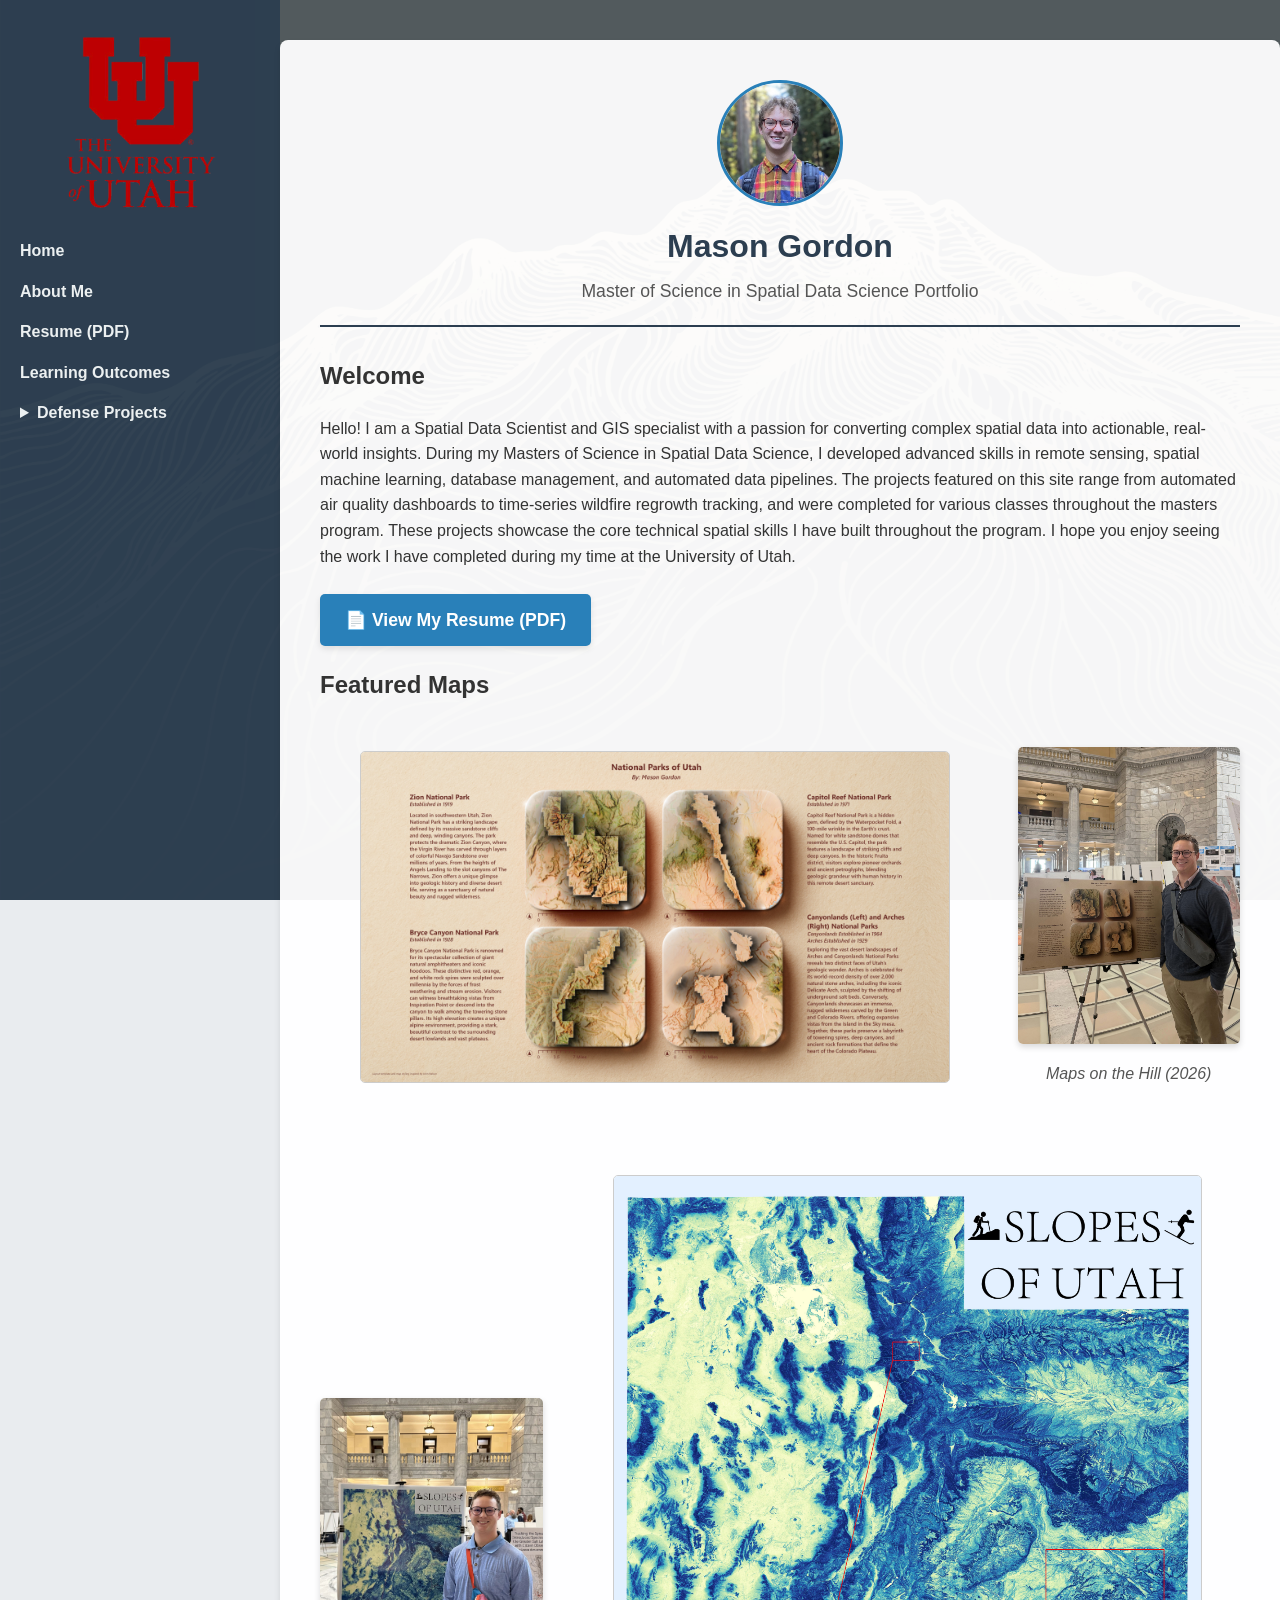
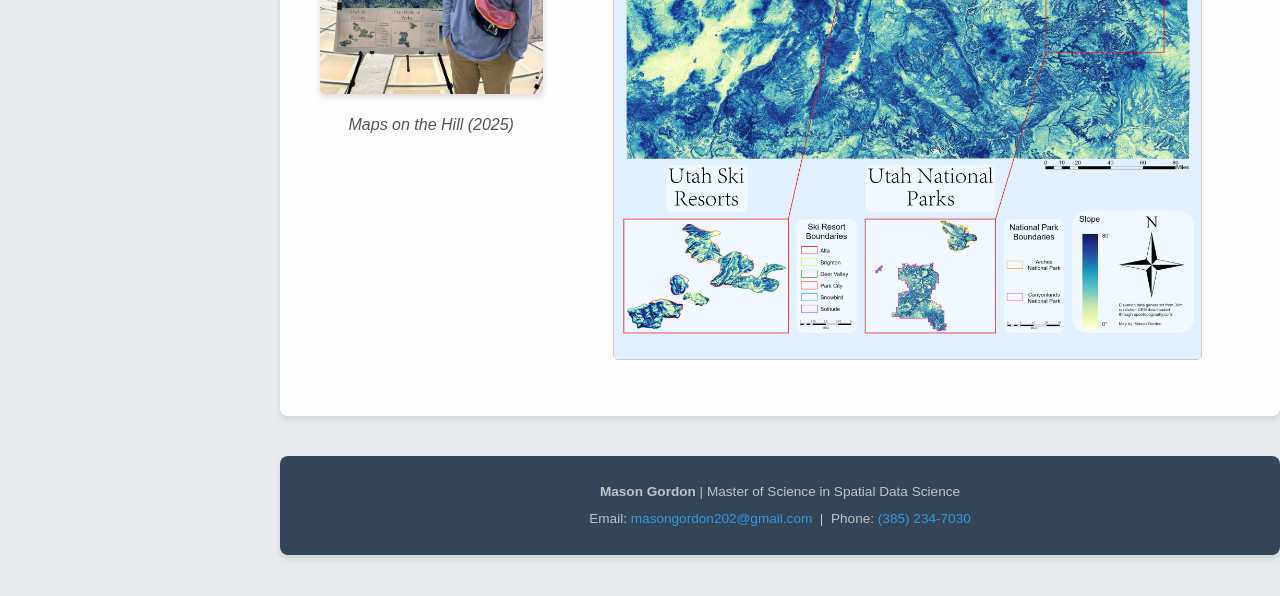
<file: index.html>
<!DOCTYPE html>
<html lang="en">
<head>
    <meta charset="UTF-8">
    <meta name="viewport" content="width=device-width, initial-scale=1.0">
    <title>Mason Gordon - MSSDS Portfolio</title>
    <link rel="stylesheet" href="style.css">
</head>
<body>
    <div class="layout-wrapper">
        <!-- Sidebar Navigation -->
        <nav class="sidebar">
            <img src="uofu-logo.png" alt="University of Utah Logo" class="sidebar-logo">
            <a href="index.html">Home</a>
            <a href="about.html">About Me</a>
            <a href="mason-gordon-resume.pdf" target="_blank">Resume (PDF)</a>
            <a href="outcomes.html">Learning Outcomes</a>
            
            <details class="nav-dropdown">
                <summary>Defense Projects</summary>
                <div class="dropdown-content">
                    <a href="biscuit-fire.html">Biscuit Fire Regrowth</a>
                    <a href="epa-analysis.html">EPA Polluting Sites</a>
                    <a href="burn-severity.html">Wildfire Burn Severity</a>
                    <a href="aqi-mapping.html">Live Utah AQI Mapping</a>
                    <a href="lidar-sfm.html">LiDAR vs. SFM Error</a>
                </div>
            </details>
        </nav>

<!-- Main Content -->
        <main class="main-content">
            <header class="header-profile">
                <img src="mason-profile.jpg" alt="Mason Gordon" class="profile-pic">
                <div class="header-text">
                    <h1>Mason Gordon</h1>
                    <p>Master of Science in Spatial Data Science Portfolio</p>
                </div>
            </header>
            
            <section class="intro">
                <h2>Welcome</h2>
                <p>Hello! I am a Spatial Data Scientist and GIS specialist with a passion for converting complex spatial data into actionable, real-world insights. During my Masters of Science in Spatial Data Science, I developed advanced skills in remote sensing, spatial machine learning, database management, and automated data pipelines. The projects featured on this site range from automated air quality dashboards to time-series wildfire regrowth tracking, and were completed for various classes throughout the masters program. These projects showcase the core technical spatial skills I have built throughout the program. I hope you enjoy seeing the work I have completed during my time at the University of Utah.</p>
               <!-- Resume Button -->
                <div style="margin-top: 25px;">
                    <a href="mason-gordon-resume.pdf" class="pdf-button" target="_blank">📄 View My Resume (PDF)</a>
                </div>
            </section>

<section class="featured-maps">
                <h2>Featured Maps</h2>
                <div class="featured-maps-container">
                    
                    <!-- Map 1: National Parks (Main Left, Event Right) -->
                    <div class="map-row">
                        <figure class="zoom-figure">
                            <img src="national-parks-utah.jpg" alt="National Parks of Utah">
                        </figure>
                        <figure class="event-figure">
                            <img src="parks-event.jpg" alt="Standing with the National Parks map" class="event-photo">
                            <figcaption>Maps on the Hill (2026)</figcaption>
                        </figure>
                    </div>
                    
                    <!-- Map 2: Slopes (Event Left, Main Right) -->
                    <div class="map-row reversed">
                        <figure class="event-figure">
                            <img src="slopes-event.jpg" alt="Standing with the Slopes map" class="event-photo">
                            <figcaption>Maps on the Hill (2025)</figcaption>
                        </figure>
                        <figure class="zoom-figure">
                            <img src="slopes-utah.jpg" alt="Slopes of Utah">
                        </figure>
                    </div>

                </div>
            </section>
            <!-- Global Site Footer -->
            <footer class="site-footer">
                <p><strong>Mason Gordon</strong> | Master of Science in Spatial Data Science</p>
                <p>Email: <a href="mailto:masongordon202@gmail.com">masongordon202@gmail.com</a> &nbsp;|&nbsp; Phone: <a href="tel:3852347030">(385) 234-7030</a></p>
            </footer>
        </main>
    </div>
<!-- Click-Toggle Magnifier Script -->
    <script>
    function setupClickMagnifier(defaultZoom) {
        const figures = document.querySelectorAll('.zoom-figure');
        
        figures.forEach(figure => {
            const img = figure.querySelector('img');
            if (!img) return;

            const glass = document.createElement("div");
            glass.setAttribute("class", "img-magnifier-glass");
            figure.insertBefore(glass, img); 

            let isActive = false;
            let currentZoom = defaultZoom;

            // 1. Toggle magnifier on click
            img.addEventListener('click', (e) => {
                isActive = !isActive;
                if (isActive) {
                    glass.style.display = "block";
                    glass.style.backgroundImage = "url('" + img.src + "')";
                    glass.style.backgroundRepeat = "no-repeat";
                    updateGlass(e); // Position it immediately under the mouse
                    img.style.cursor = "zoom-out"; // Change cursor to indicate click-to-close
                } else {
                    glass.style.display = "none";
                    img.style.cursor = "zoom-in";
                }
            });

            // 2. Track mouse movement
            img.addEventListener("mousemove", (e) => {
                if (!isActive) return;
                e.preventDefault();
                updateGlass(e);
            });

            // 3. Turn off if mouse leaves the image entirely
            img.addEventListener("mouseleave", () => {
                if (isActive) {
                    glass.style.display = "none";
                    isActive = false;
                    img.style.cursor = "zoom-in";
                }
            });

            // 4. Use scroll wheel to zoom in and out of the pane
            img.addEventListener("wheel", (e) => {
                if (!isActive) return;
                e.preventDefault(); // Stop the webpage from scrolling
                
                const zoomSpeed = 0.3;
                if (e.deltaY < 0) {
                    currentZoom += zoomSpeed; // Scroll up zooms in
                } else {
                    currentZoom -= zoomSpeed; // Scroll down zooms out
                }
                
                // Keep the zoom between 1x and 5x
                currentZoom = Math.max(1, Math.min(currentZoom, 5)); 
                updateGlass(e);
            });

            // Helper function to calculate position and background size
            function updateGlass(e) {
                const rect = img.getBoundingClientRect();
                const x = e.clientX - rect.left;
                const y = e.clientY - rect.top;

                const w = glass.offsetWidth / 2;
                const h = glass.offsetHeight / 2;

                glass.style.left = (img.offsetLeft + x - w) + "px";
                glass.style.top = (img.offsetTop + y - h) + "px";
                
                glass.style.backgroundSize = (img.width * currentZoom) + "px " + (img.height * currentZoom) + "px";
                glass.style.backgroundPosition = (w - (x * currentZoom)) + "px " + (h - (y * currentZoom)) + "px";
            }
        });
    }

    // Run the setup after the page fully loads
    window.addEventListener('load', () => {
        setupClickMagnifier(1.75); 
    });
    </script>
</body>
</html>
</body>
</html>
</file>
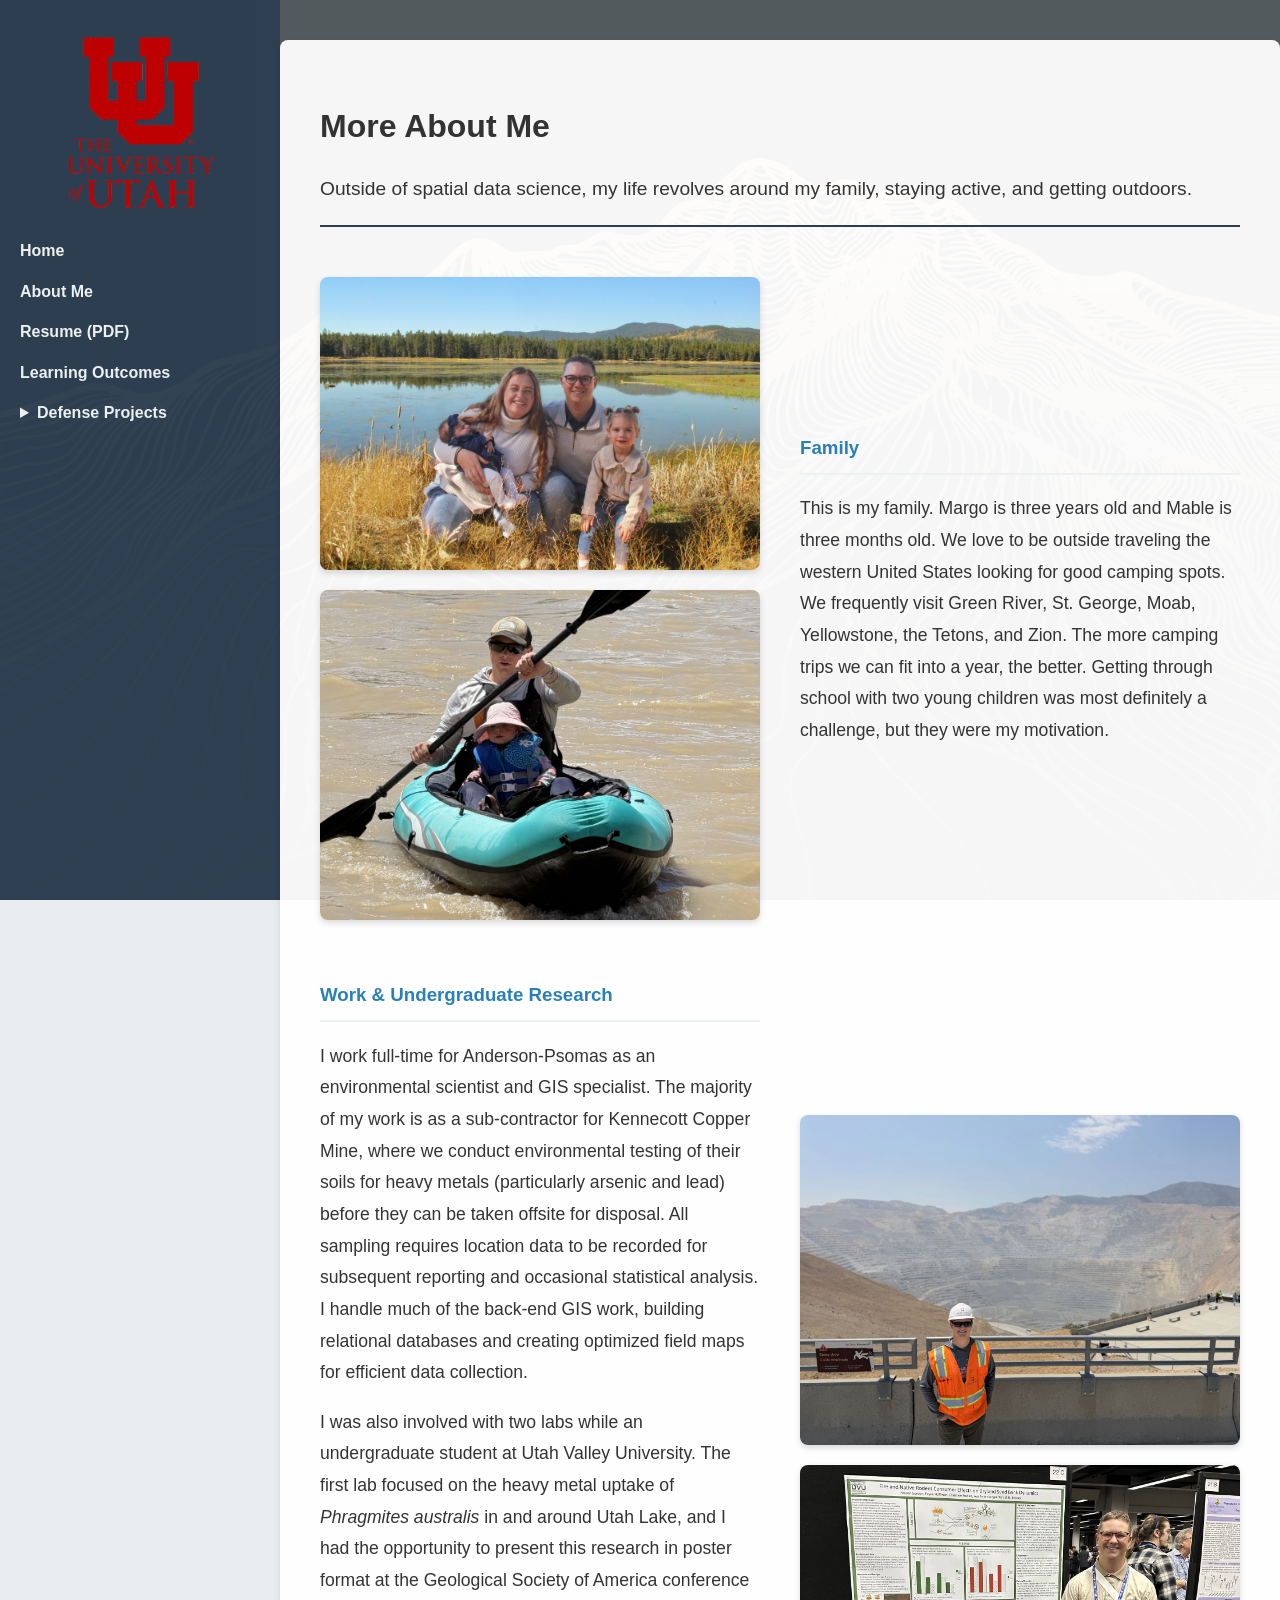
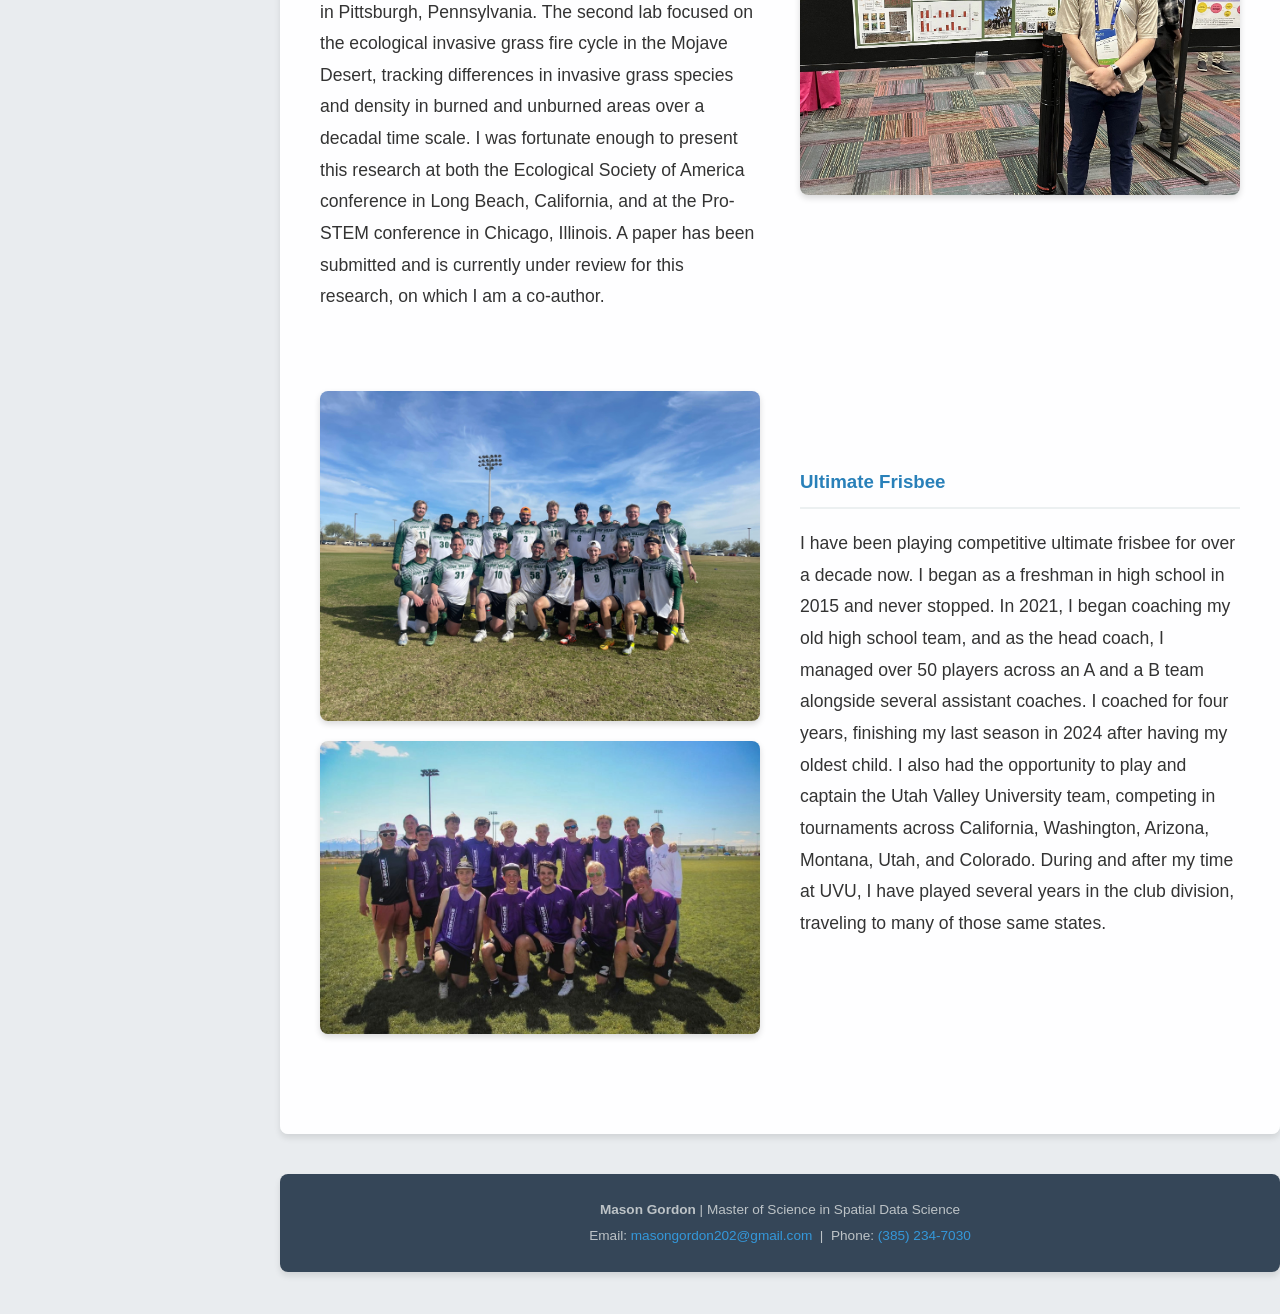
<file: about.html>
<!DOCTYPE html>
<html lang="en">
<head>
    <meta charset="UTF-8">
    <meta name="viewport" content="width=device-width, initial-scale=1.0">
    <title>About Me - Mason Gordon</title>
    <link rel="stylesheet" href="style.css">
</head>
<body>
    <div class="layout-wrapper">
<!-- Sidebar Navigation -->
        <nav class="sidebar">
            <img src="uofu-logo.png" alt="University of Utah Logo" class="sidebar-logo">
            <a href="index.html">Home</a>
            <a href="about.html">About Me</a>
            <a href="mason-gordon-resume.pdf" target="_blank">Resume (PDF)</a>
            <a href="outcomes.html">Learning Outcomes</a>
            
            <details class="nav-dropdown">
                <summary>Defense Projects</summary>
                <div class="dropdown-content">
                    <a href="biscuit-fire.html">Biscuit Fire Regrowth</a>
                    <a href="epa-analysis.html">EPA Polluting Sites</a>
                    <a href="burn-severity.html">Wildfire Burn Severity</a>
                    <a href="aqi-mapping.html">Live Utah AQI Mapping</a>
                    <a href="lidar-sfm.html">LiDAR vs. SFM Error</a>
                </div>
            </details>
        </nav>

        <!-- Main Content -->
        <main class="main-content">
<header>
                <h1>More About Me</h1>
            </header>
            
            <p style="font-size: 1.2em; margin-bottom: 50px; border-bottom: 2px solid #2c3e50; padding-bottom: 20px;">
                Outside of spatial data science, my life revolves around my family, staying active, and getting outdoors.
            </p>

<!-- Row 1: Family (Images Left, Text Right) -->
            <div class="about-row">
                <div class="about-images">
                    <img src="family-recent.jpg" alt="Recent Family Photo">
                    <img src="family-kayak.jpg" alt="Older Family Photo">
                </div>
                <div class="about-text">
                    <h3>Family</h3>
                    <p>This is my family. Margo is three years old and Mable is three months old. We love to be outside traveling the western United States looking for good camping spots. We frequently visit Green River, St. George, Moab, Yellowstone, the Tetons, and Zion. The more camping trips we can fit into a year, the better. Getting through school with two young children was most definitely a challenge, but they were my motivation.</p>
                </div>
            </div>

            <!-- Row 2: Work & Research (Text Left, Images Right) -->
            <div class="about-row">
                <div class="about-text">
                    <h3>Work & Undergraduate Research</h3>
                    <p>I work full-time for Anderson-Psomas as an environmental scientist and GIS specialist. The majority of my work is as a sub-contractor for Kennecott Copper Mine, where we conduct environmental testing of their soils for heavy metals (particularly arsenic and lead) before they can be taken offsite for disposal. All sampling requires location data to be recorded for subsequent reporting and occasional statistical analysis. I handle much of the back-end GIS work, building relational databases and creating optimized field maps for efficient data collection.</p> 
                    
                    <p>I was also involved with two labs while an undergraduate student at Utah Valley University. The first lab focused on the heavy metal uptake of <em>Phragmites australis</em> in and around Utah Lake, and I had the opportunity to present this research in poster format at the Geological Society of America conference in Pittsburgh, Pennsylvania. The second lab focused on the ecological invasive grass fire cycle in the Mojave Desert, tracking differences in invasive grass species and density in burned and unburned areas over a decadal time scale. I was fortunate enough to present this research at both the Ecological Society of America conference in Long Beach, California, and at the Pro-STEM conference in Chicago, Illinois. A paper has been submitted and is currently under review for this research, on which I am a co-author.</p>
                </div>
                <div class="about-images">
                    <img src="work-field.jpg" alt="Working in the field">
                    <img src="work-research.jpg" alt="Undergraduate research">
                </div>
            </div>

            <!-- Row 3: Frisbee (Images Left, Text Right) -->
            <div class="about-row">
                <div class="about-images">
                    <img src="frisbee-1.JPG" alt="Playing ultimate frisbee">
                    <img src="frisbee-2.jpg" alt="Playing ultimate frisbee">
                </div>
                <div class="about-text">
                    <h3>Ultimate Frisbee</h3>
                    <p>I have been playing competitive ultimate frisbee for over a decade now. I began as a freshman in high school in 2015 and never stopped. In 2021, I began coaching my old high school team, and as the head coach, I managed over 50 players across an A and a B team alongside several assistant coaches. I coached for four years, finishing my last season in 2024 after having my oldest child. I also had the opportunity to play and captain the Utah Valley University team, competing in tournaments across California, Washington, Arizona, Montana, Utah, and Colorado. During and after my time at UVU, I have played several years in the club division, traveling to many of those same states.</p>
                </div>
            </div>
            <!-- Global Site Footer -->
            <footer class="site-footer">
                <p><strong>Mason Gordon</strong> | Master of Science in Spatial Data Science</p>
                <p>Email: <a href="mailto:masongordon202@gmail.com">masongordon202@gmail.com</a> &nbsp;|&nbsp; Phone: <a href="tel:3852347030">(385) 234-7030</a></p>
            </footer>
        </main>
    </div>
</body>
</html>
</file>
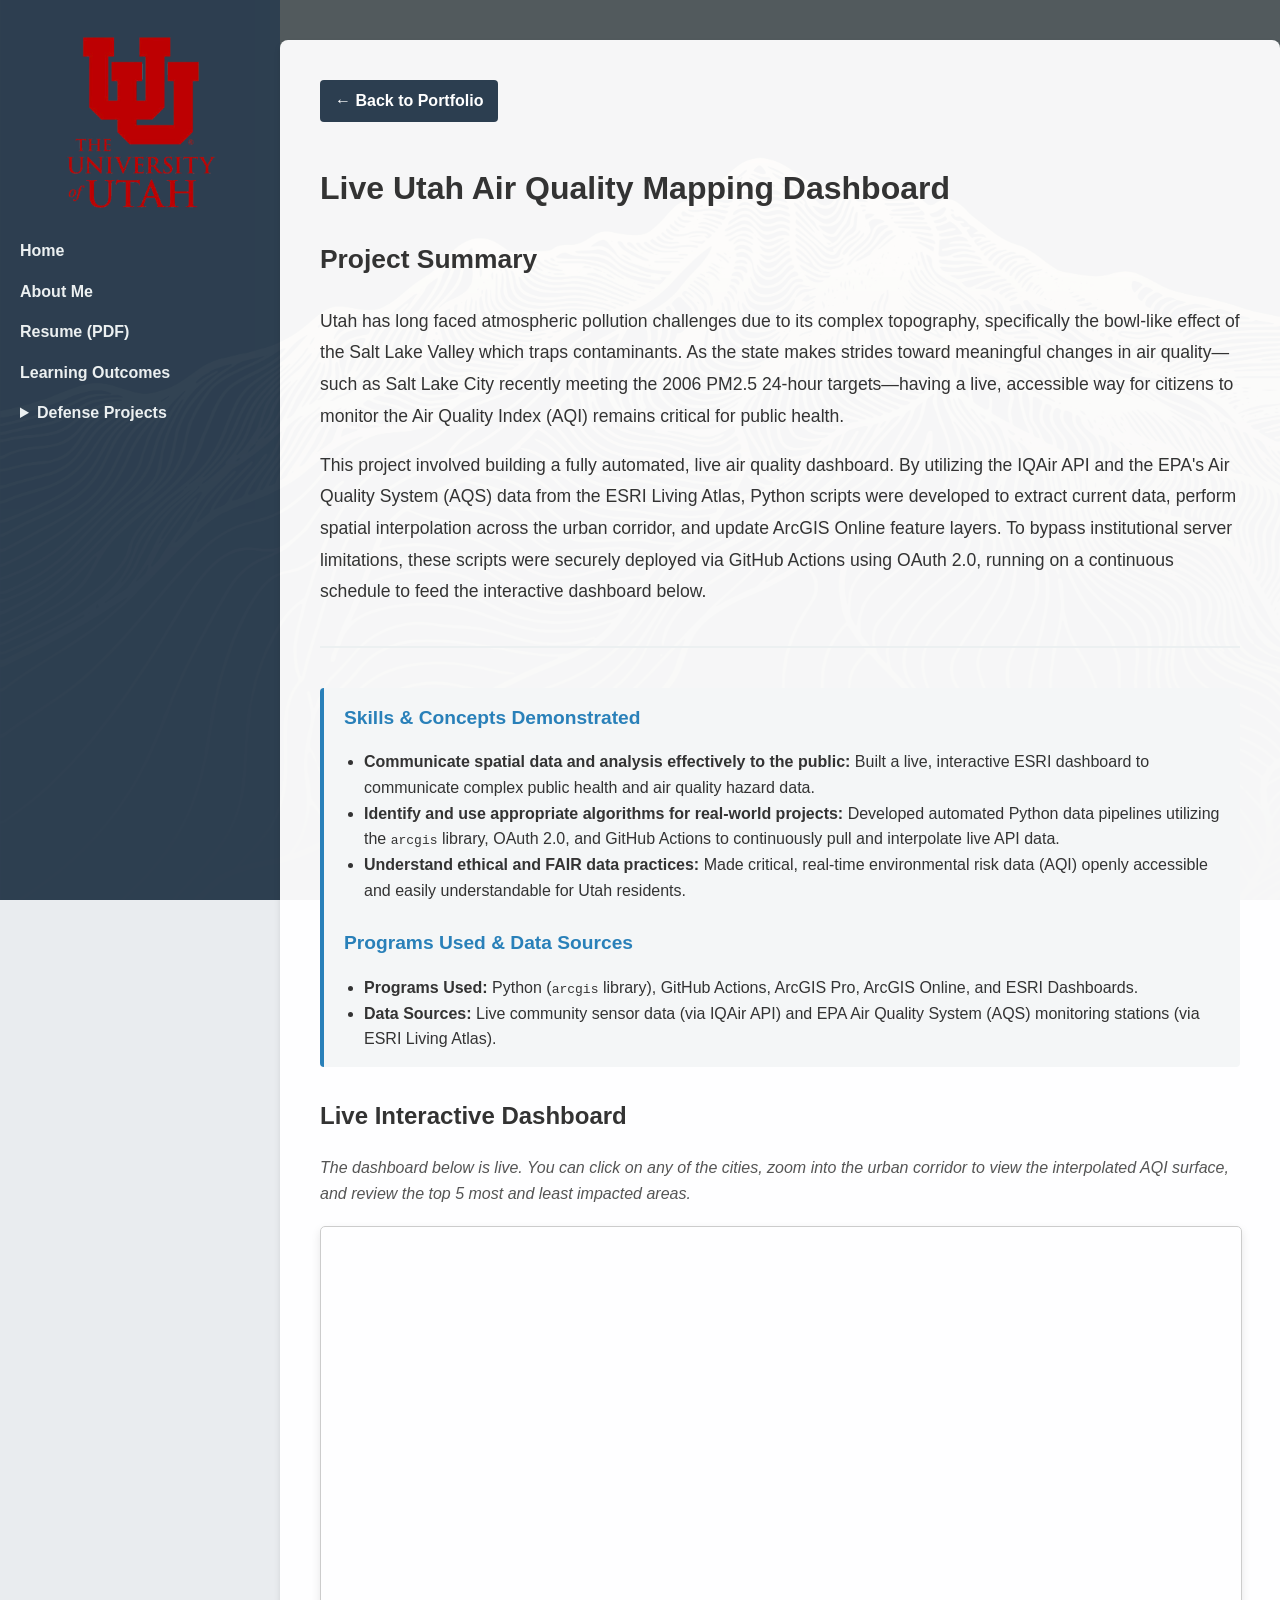
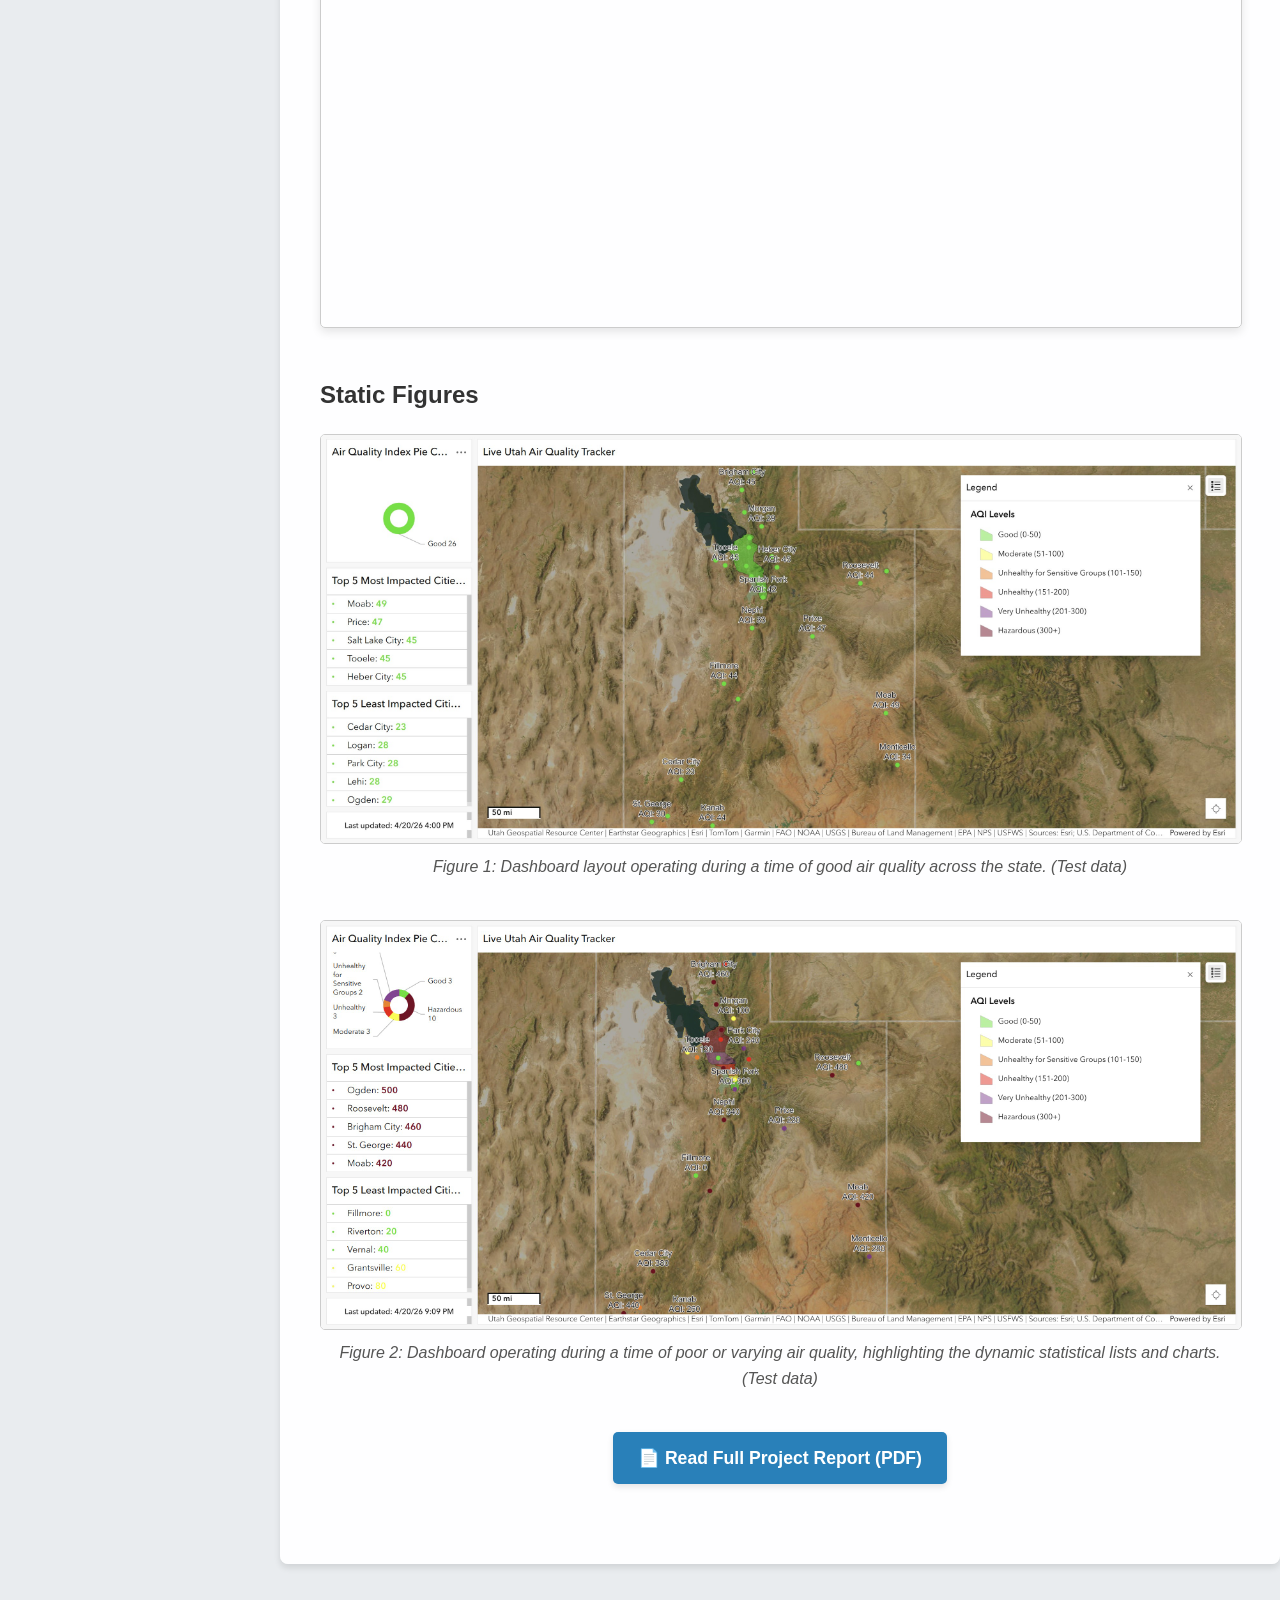
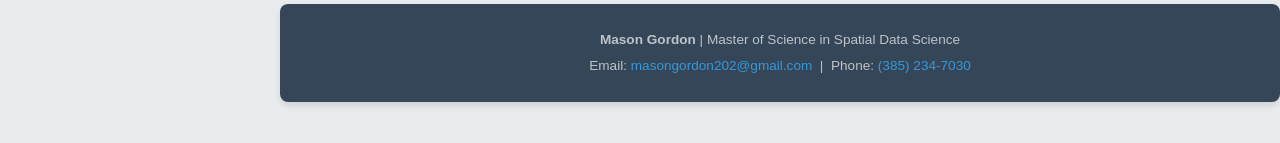
<file: aqi-mapping.html>
<!DOCTYPE html>
<html lang="en">
<head>
    <meta charset="UTF-8">
    <meta name="viewport" content="width=device-width, initial-scale=1.0">
    <title>Live Utah AQI Mapping - Mason Gordon</title>
    <link rel="stylesheet" href="style.css">
</head>
<body>
    <div class="layout-wrapper">
        <!-- Sidebar Navigation -->
        <nav class="sidebar">
            <img src="uofu-logo.png" alt="University of Utah Logo" class="sidebar-logo">
            <a href="index.html">Home</a>
            <a href="about.html">About Me</a>
            <a href="mason-gordon-resume.pdf" target="_blank">Resume (PDF)</a>
            <a href="outcomes.html">Learning Outcomes</a>
            
            <details class="nav-dropdown">
                <summary>Defense Projects</summary>
                <div class="dropdown-content">
                    <a href="biscuit-fire.html">Biscuit Fire Regrowth</a>
                    <a href="epa-analysis.html">EPA Polluting Sites</a>
                    <a href="burn-severity.html">Wildfire Burn Severity</a>
                    <a href="aqi-mapping.html">Live Utah AQI Mapping</a>
                    <a href="lidar-sfm.html">LiDAR vs. SFM Error</a>
                </div>
            </details>
        </nav>

        <!-- Main Content -->
        <main class="main-content">
            <a href="index.html" class="back-link">← Back to Portfolio</a>
            
            <header>
                <h1>Live Utah Air Quality Mapping Dashboard</h1>
            </header>

            <section class="project-summary">
                <h2>Project Summary</h2>
                <p>Utah has long faced atmospheric pollution challenges due to its complex topography, specifically the bowl-like effect of the Salt Lake Valley which traps contaminants. As the state makes strides toward meaningful changes in air quality—such as Salt Lake City recently meeting the 2006 PM2.5 24-hour targets—having a live, accessible way for citizens to monitor the Air Quality Index (AQI) remains critical for public health.</p>
                <p>This project involved building a fully automated, live air quality dashboard. By utilizing the IQAir API and the EPA's Air Quality System (AQS) data from the ESRI Living Atlas, Python scripts were developed to extract current data, perform spatial interpolation across the urban corridor, and update ArcGIS Online feature layers. To bypass institutional server limitations, these scripts were securely deployed via GitHub Actions using OAuth 2.0, running on a continuous schedule to feed the interactive dashboard below.</p>
            </section>

            <section class="project-skills">
                <h2>Skills & Concepts Demonstrated</h2>
                <ul>
                    <li><strong>Communicate spatial data and analysis effectively to the public:</strong> Built a live, interactive ESRI dashboard to communicate complex public health and air quality hazard data.</li>
                    <li><strong>Identify and use appropriate algorithms for real-world projects:</strong> Developed automated Python data pipelines utilizing the <code>arcgis</code> library, OAuth 2.0, and GitHub Actions to continuously pull and interpolate live API data.</li>
                    <li><strong>Understand ethical and FAIR data practices:</strong> Made critical, real-time environmental risk data (AQI) openly accessible and easily understandable for Utah residents.</li>
                </ul>

                <h2 style="margin-top: 25px;">Programs Used & Data Sources</h2>
                <ul>
                    <li><strong>Programs Used:</strong> Python (<code>arcgis</code> library), GitHub Actions, ArcGIS Pro, ArcGIS Online, and ESRI Dashboards.</li>
                    <li><strong>Data Sources:</strong> Live community sensor data (via IQAir API) and EPA Air Quality System (AQS) monitoring stations (via ESRI Living Atlas).</li>
                </ul>
            </section>

            <section class="project-visuals">
                <h2>Live Interactive Dashboard</h2>
                <p style="margin-bottom: 20px; font-style: italic; color: #555;">The dashboard below is live. You can click on any of the cities, zoom into the urban corridor to view the interpolated AQI surface, and review the top 5 most and least impacted areas.</p>
                
                <!-- Live ESRI Dashboard Embed -->
                <div class="iframe-container" style="margin-bottom: 40px;">
                    <iframe 
                        src="https://uofu.maps.arcgis.com/apps/dashboards/3fbe37b84852407cbd00bd2327a1d309" 
                        width="100%" 
                        height="700px" 
                        frameborder="0" 
                        style="border: 1px solid #ccc; border-radius: 5px; box-shadow: 0 4px 10px rgba(0,0,0,0.1);">
                    </iframe>
                </div>

                <h2>Static Figures</h2>

                <!-- Figure 1 -->
                <figure class="zoom-figure">
                    <img src="aqi-fig1.jpg" alt="Dashboard in time of good air quality">
                    <figcaption>Figure 1: Dashboard layout operating during a time of good air quality across the state. (Test data)</figcaption>
                </figure>

                <!-- Figure 2 -->
                <figure class="zoom-figure">
                    <img src="aqi-fig2.jpg" alt="Dashboard in time of poor or varying air quality">
                    <figcaption>Figure 2: Dashboard operating during a time of poor or varying air quality, highlighting the dynamic statistical lists and charts. (Test data)</figcaption>
                </figure>
                
                <!-- Moved PDF Button -->
                <div class="button-container">
                    <a href="aqi-mapping-report.pdf" class="pdf-button" target="_blank">📄 Read Full Project Report (PDF)</a>
                </div>
            </section>

            <!-- Global Site Footer -->
            <footer class="site-footer">
                <p><strong>Mason Gordon</strong> | Master of Science in Spatial Data Science</p>
                <p>Email: <a href="mailto:masongordon202@gmail.com">masongordon202@gmail.com</a> &nbsp;|&nbsp; Phone: <a href="tel:3852347030">(385) 234-7030</a></p>
            </footer>
        </main>
    </div>

    <!-- Click-Toggle Magnifier Script -->
    <script>
    function setupClickMagnifier(defaultZoom) {
        const figures = document.querySelectorAll('.zoom-figure');
        
        figures.forEach(figure => {
            const img = figure.querySelector('img');
            if (!img) return;

            const glass = document.createElement("div");
            glass.setAttribute("class", "img-magnifier-glass");
            figure.insertBefore(glass, img); 

            let isActive = false;
            let currentZoom = defaultZoom;

            // 1. Toggle magnifier on click
            img.addEventListener('click', (e) => {
                isActive = !isActive;
                if (isActive) {
                    glass.style.display = "block";
                    glass.style.backgroundImage = "url('" + img.src + "')";
                    glass.style.backgroundRepeat = "no-repeat";
                    updateGlass(e); // Position it immediately under the mouse
                    img.style.cursor = "zoom-out"; // Change cursor to indicate click-to-close
                } else {
                    glass.style.display = "none";
                    img.style.cursor = "zoom-in";
                }
            });

            // 2. Track mouse movement
            img.addEventListener("mousemove", (e) => {
                if (!isActive) return;
                e.preventDefault();
                updateGlass(e);
            });

            // 3. Turn off if mouse leaves the image entirely
            img.addEventListener("mouseleave", () => {
                if (isActive) {
                    glass.style.display = "none";
                    isActive = false;
                    img.style.cursor = "zoom-in";
                }
            });

            // 4. Use scroll wheel to zoom in and out of the pane
            img.addEventListener("wheel", (e) => {
                if (!isActive) return;
                e.preventDefault(); // Stop the webpage from scrolling
                
                const zoomSpeed = 0.15;
                if (e.deltaY < 0) {
                    currentZoom += zoomSpeed; // Scroll up zooms in
                } else {
                    currentZoom -= zoomSpeed; // Scroll down zooms out
                }
                
                // Keep the zoom between 1x and 5x
                currentZoom = Math.max(1, Math.min(currentZoom, 5)); 
                updateGlass(e);
            });

            // Helper function to calculate position and background size
            function updateGlass(e) {
                const rect = img.getBoundingClientRect();
                const x = e.clientX - rect.left;
                const y = e.clientY - rect.top;

                const w = glass.offsetWidth / 2;
                const h = glass.offsetHeight / 2;

                glass.style.left = (img.offsetLeft + x - w) + "px";
                glass.style.top = (img.offsetTop + y - h) + "px";
                
                glass.style.backgroundSize = (img.width * currentZoom) + "px " + (img.height * currentZoom) + "px";
                glass.style.backgroundPosition = (w - (x * currentZoom)) + "px " + (h - (y * currentZoom)) + "px";
            }
        });
    }

    // Run the setup after the page fully loads
    window.addEventListener('load', () => {
        setupClickMagnifier(1.75); 
    });
    </script>
</body>
</html>
</file>
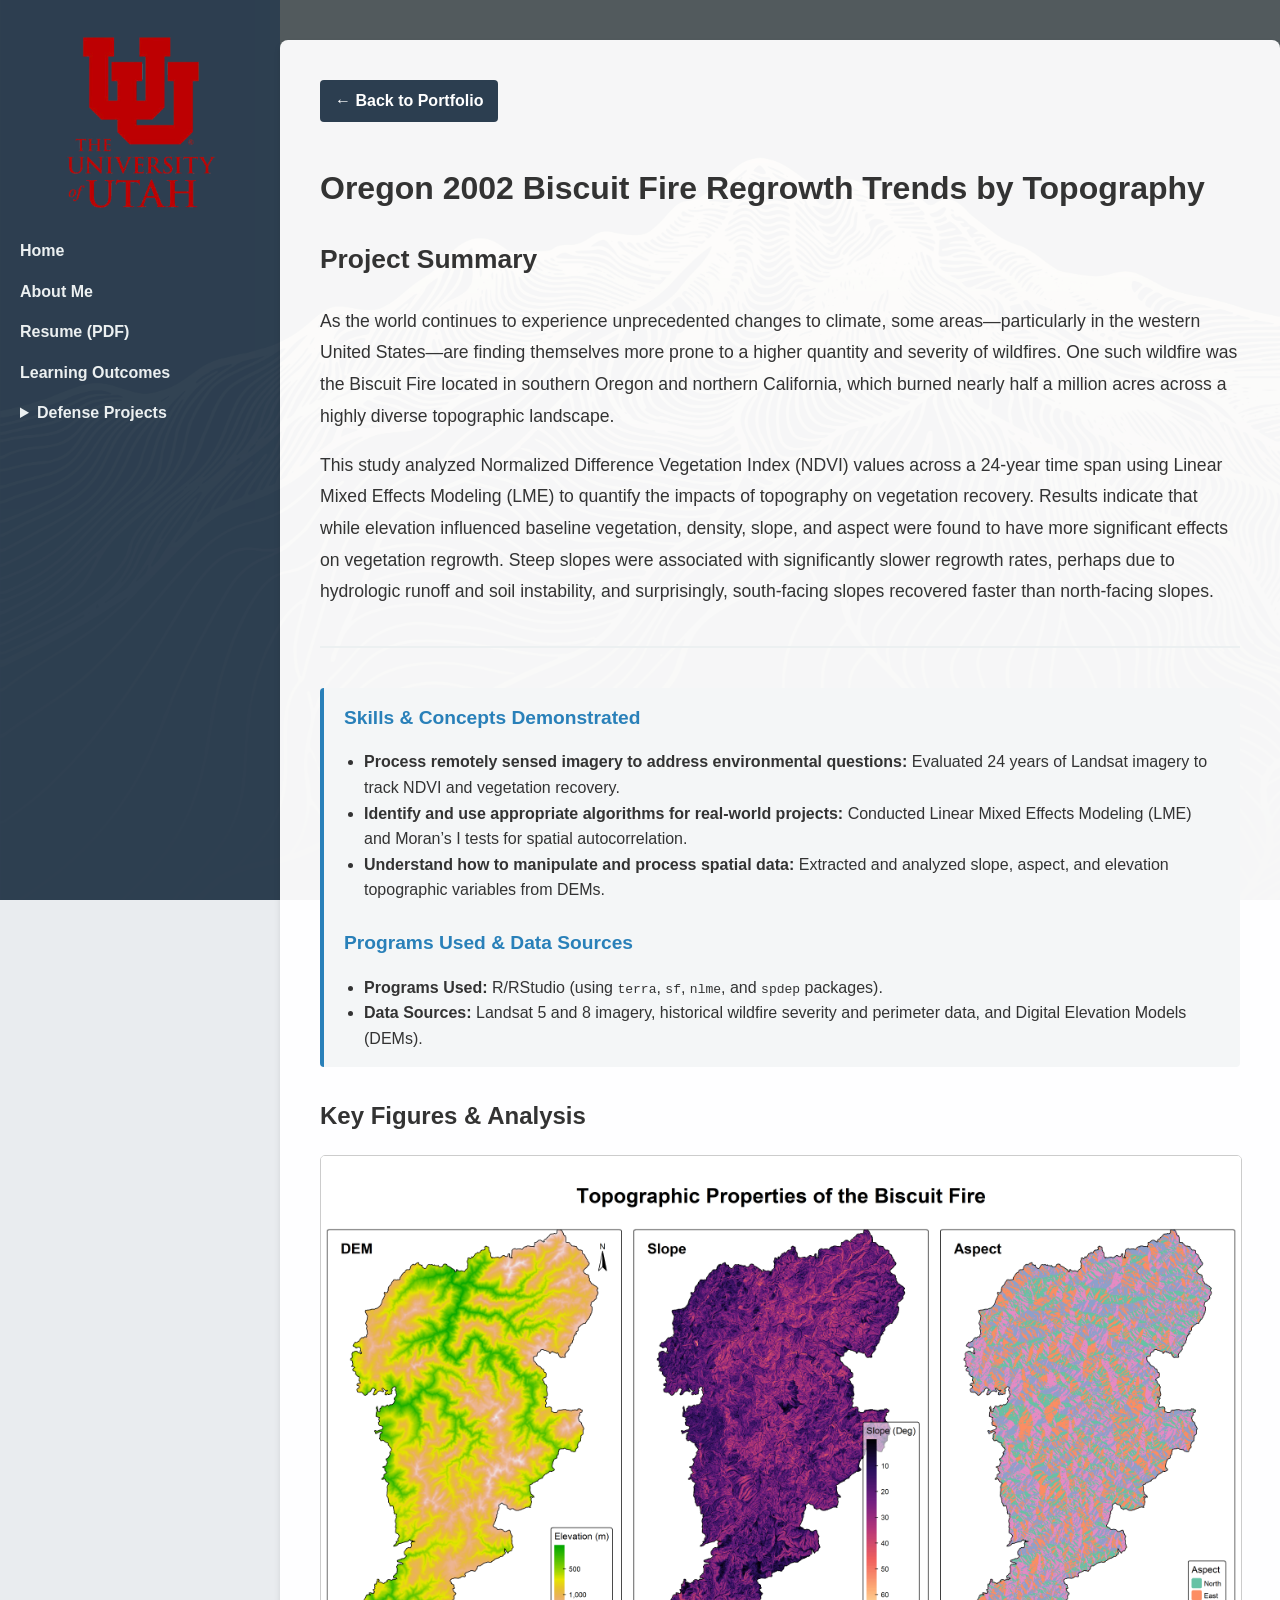
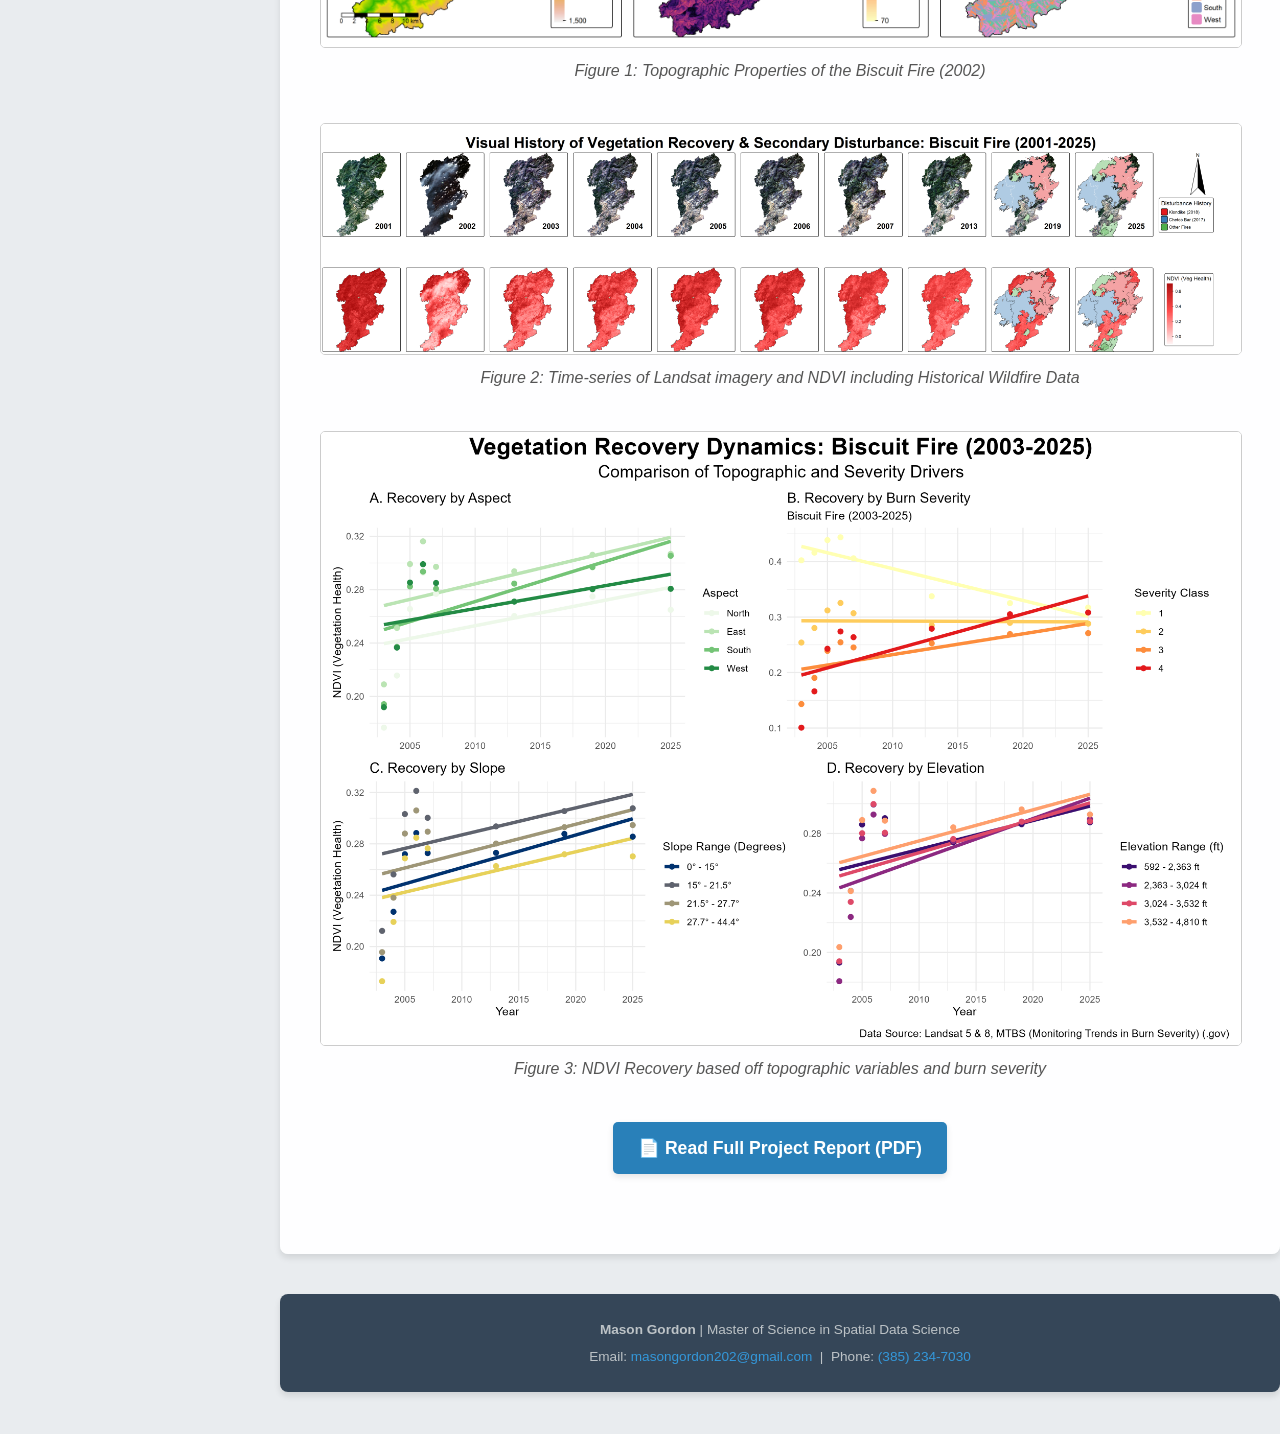
<file: biscuit-fire.html>
<!DOCTYPE html>
<html lang="en">
<head>
    <meta charset="UTF-8">
    <meta name="viewport" content="width=device-width, initial-scale=1.0">
    <title>Biscuit Fire Regrowth - Mason Gordon</title>
    <link rel="stylesheet" href="style.css">
</head>
<body>
    <div class="layout-wrapper">
        <!-- Sidebar Navigation -->
        <nav class="sidebar">
            <img src="uofu-logo.png" alt="University of Utah Logo" class="sidebar-logo">
            <a href="index.html">Home</a>
            <a href="about.html">About Me</a>
            <a href="mason-gordon-resume.pdf" target="_blank">Resume (PDF)</a>
            <a href="outcomes.html">Learning Outcomes</a>
            
            <details class="nav-dropdown">
                <summary>Defense Projects</summary>
                <div class="dropdown-content">
                    <a href="biscuit-fire.html">Biscuit Fire Regrowth</a>
                    <a href="epa-analysis.html">EPA Polluting Sites</a>
                    <a href="burn-severity.html">Wildfire Burn Severity</a>
                    <a href="aqi-mapping.html">Live Utah AQI Mapping</a>
                    <a href="lidar-sfm.html">LiDAR vs. SFM Error</a>
                </div>
            </details>
        </nav>

        <!-- Main Content -->
        <main class="main-content">
            <a href="index.html" class="back-link">← Back to Portfolio</a>
            
            <header>
                <h1>Oregon 2002 Biscuit Fire Regrowth Trends by Topography</h1>
            </header>

            <section class="project-summary">
                <h2>Project Summary</h2>
                <p>As the world continues to experience unprecedented changes to climate, some areas—particularly in the western United States—are finding themselves more prone to a higher quantity and severity of wildfires. One such wildfire was the Biscuit Fire located in southern Oregon and northern California, which burned nearly half a million acres across a highly diverse topographic landscape.</p>
                <p>This study analyzed Normalized Difference Vegetation Index (NDVI) values across a 24-year time span using Linear Mixed Effects Modeling (LME) to quantify the impacts of topography on vegetation recovery. Results indicate that while elevation influenced baseline vegetation, density, slope, and aspect were found to have more significant effects on vegetation regrowth. Steep slopes were associated with significantly slower regrowth rates, perhaps due to hydrologic runoff and soil instability, and surprisingly, south-facing slopes recovered faster than north-facing slopes.</p>
            </section>

            <section class="project-skills">
                <h2>Skills & Concepts Demonstrated</h2>
                <ul>
                    <li><strong>Process remotely sensed imagery to address environmental questions:</strong> Evaluated 24 years of Landsat imagery to track NDVI and vegetation recovery.</li>
                    <li><strong>Identify and use appropriate algorithms for real-world projects:</strong> Conducted Linear Mixed Effects Modeling (LME) and Moran’s I tests for spatial autocorrelation.</li>
                    <li><strong>Understand how to manipulate and process spatial data:</strong> Extracted and analyzed slope, aspect, and elevation topographic variables from DEMs.</li>
                </ul>

                <h2 style="margin-top: 25px;">Programs Used & Data Sources</h2>
                <ul>
                    <li><strong>Programs Used:</strong> R/RStudio (using <code>terra</code>, <code>sf</code>, <code>nlme</code>, and <code>spdep</code> packages).</li>
                    <li><strong>Data Sources:</strong> Landsat 5 and 8 imagery, historical wildfire severity and perimeter data, and Digital Elevation Models (DEMs).</li>
                </ul>
            </section>

            <section class="project-visuals">
                <h2>Key Figures & Analysis</h2>

                <!-- Figure 1 -->
                <figure class="zoom-figure">
                    <img src="biscuit-fig1.png" alt="Map showing topographic properties of the Biscuit Fire">
                    <figcaption>Figure 1: Topographic Properties of the Biscuit Fire (2002)</figcaption>
                </figure>

                <!-- Figure 2 -->
                <figure class="zoom-figure">
                    <img src="biscuit-fig2.png" alt="Time-series of Landsat imagery and NDVI">
                    <figcaption>Figure 2: Time-series of Landsat imagery and NDVI including Historical Wildfire Data</figcaption>
                </figure>

                <!-- Figure 3 -->
                <figure class="zoom-figure">
                    <img src="biscuit-fig3.png" alt="Graphs displaying NDVI Recovery based on topographic variables">
                    <figcaption>Figure 3: NDVI Recovery based off topographic variables and burn severity</figcaption>
                </figure>

                <!-- Moved PDF Button -->
                <div class="button-container">
                    <a href="biscuit-fire-report.pdf" class="pdf-button" target="_blank">📄 Read Full Project Report (PDF)</a>
                </div>
            </section>

            <!-- Global Site Footer -->
            <footer class="site-footer">
                <p><strong>Mason Gordon</strong> | Master of Science in Spatial Data Science</p>
                <p>Email: <a href="mailto:masongordon202@gmail.com">masongordon202@gmail.com</a> &nbsp;|&nbsp; Phone: <a href="tel:3852347030">(385) 234-7030</a></p>
            </footer>
        </main>
    </div>

    <!-- Click-Toggle Magnifier Script -->
    <script>
    function setupClickMagnifier(defaultZoom) {
        const figures = document.querySelectorAll('.zoom-figure');
        
        figures.forEach(figure => {
            const img = figure.querySelector('img');
            if (!img) return;

            const glass = document.createElement("div");
            glass.setAttribute("class", "img-magnifier-glass");
            figure.insertBefore(glass, img); 

            let isActive = false;
            let currentZoom = defaultZoom;

            // 1. Toggle magnifier on click
            img.addEventListener('click', (e) => {
                isActive = !isActive;
                if (isActive) {
                    glass.style.display = "block";
                    glass.style.backgroundImage = "url('" + img.src + "')";
                    glass.style.backgroundRepeat = "no-repeat";
                    updateGlass(e); // Position it immediately under the mouse
                    img.style.cursor = "zoom-out"; // Change cursor to indicate click-to-close
                } else {
                    glass.style.display = "none";
                    img.style.cursor = "zoom-in";
                }
            });

            // 2. Track mouse movement
            img.addEventListener("mousemove", (e) => {
                if (!isActive) return;
                e.preventDefault();
                updateGlass(e);
            });

            // 3. Turn off if mouse leaves the image entirely
            img.addEventListener("mouseleave", () => {
                if (isActive) {
                    glass.style.display = "none";
                    isActive = false;
                    img.style.cursor = "zoom-in";
                }
            });

            // 4. Use scroll wheel to zoom in and out of the pane
            img.addEventListener("wheel", (e) => {
                if (!isActive) return;
                e.preventDefault(); // Stop the webpage from scrolling
                
                const zoomSpeed = 0.3;
                if (e.deltaY < 0) {
                    currentZoom += zoomSpeed; // Scroll up zooms in
                } else {
                    currentZoom -= zoomSpeed; // Scroll down zooms out
                }
                
                // Keep the zoom between 1x and 5x
                currentZoom = Math.max(1, Math.min(currentZoom, 5)); 
                updateGlass(e);
            });

            // Helper function to calculate position and background size
            function updateGlass(e) {
                const rect = img.getBoundingClientRect();
                const x = e.clientX - rect.left;
                const y = e.clientY - rect.top;

                const w = glass.offsetWidth / 2;
                const h = glass.offsetHeight / 2;

                glass.style.left = (img.offsetLeft + x - w) + "px";
                glass.style.top = (img.offsetTop + y - h) + "px";
                
                glass.style.backgroundSize = (img.width * currentZoom) + "px " + (img.height * currentZoom) + "px";
                glass.style.backgroundPosition = (w - (x * currentZoom)) + "px " + (h - (y * currentZoom)) + "px";
            }
        });
    }

    // Run the setup after the page fully loads
    window.addEventListener('load', () => {
        setupClickMagnifier(1.75); 
    });
    </script>
</body>
</html>
</file>
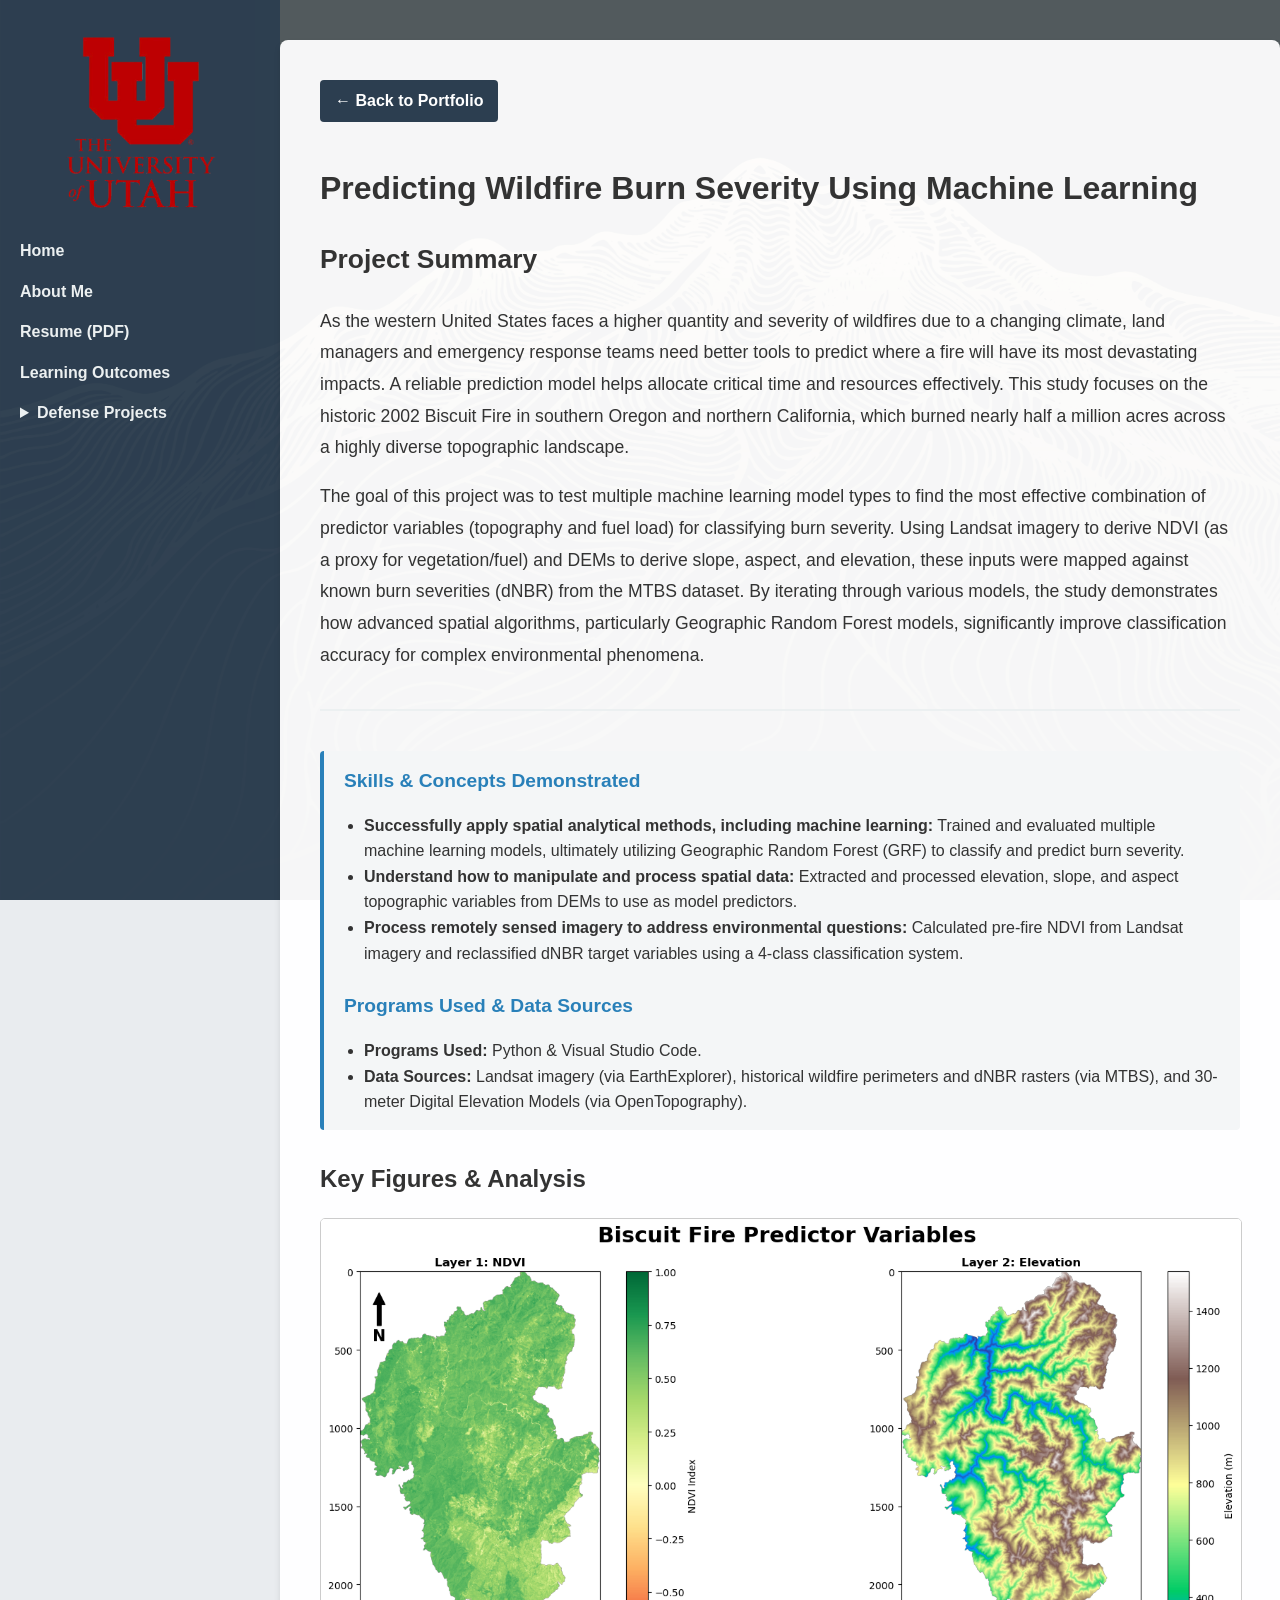
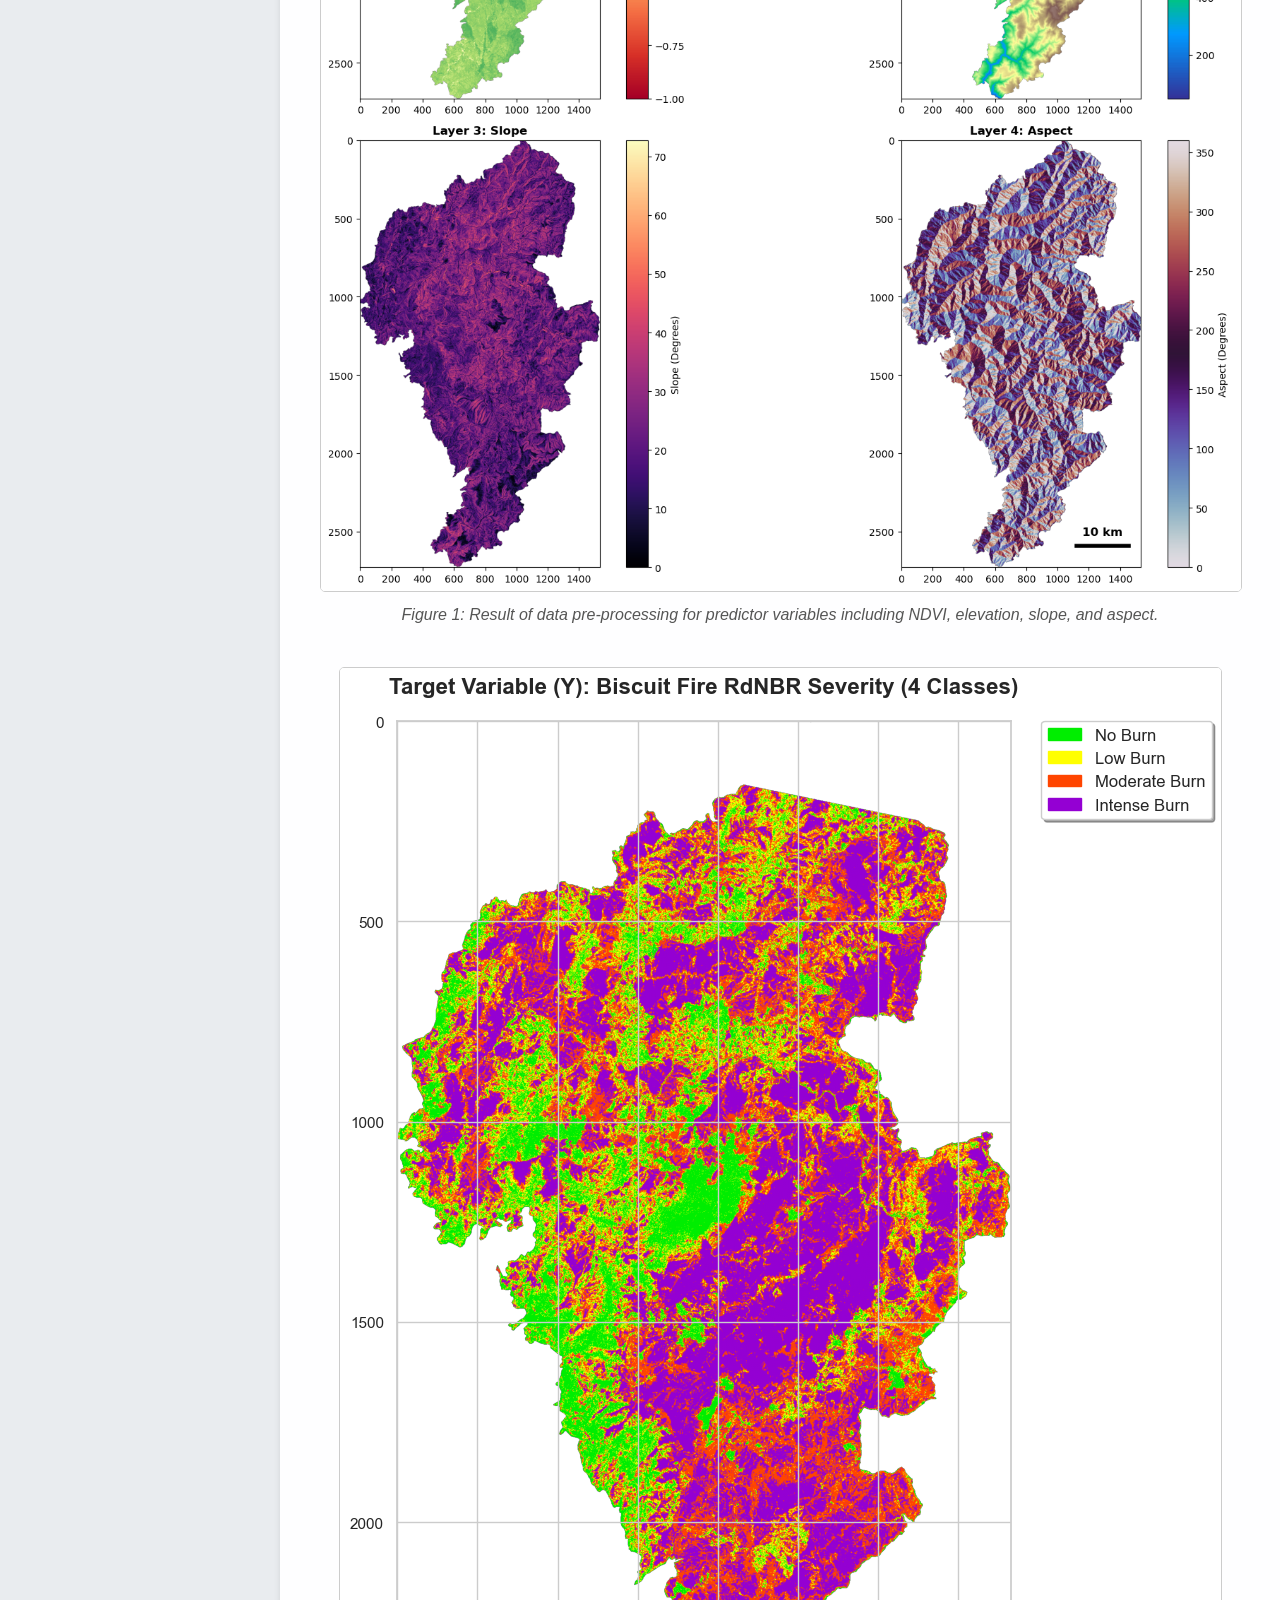
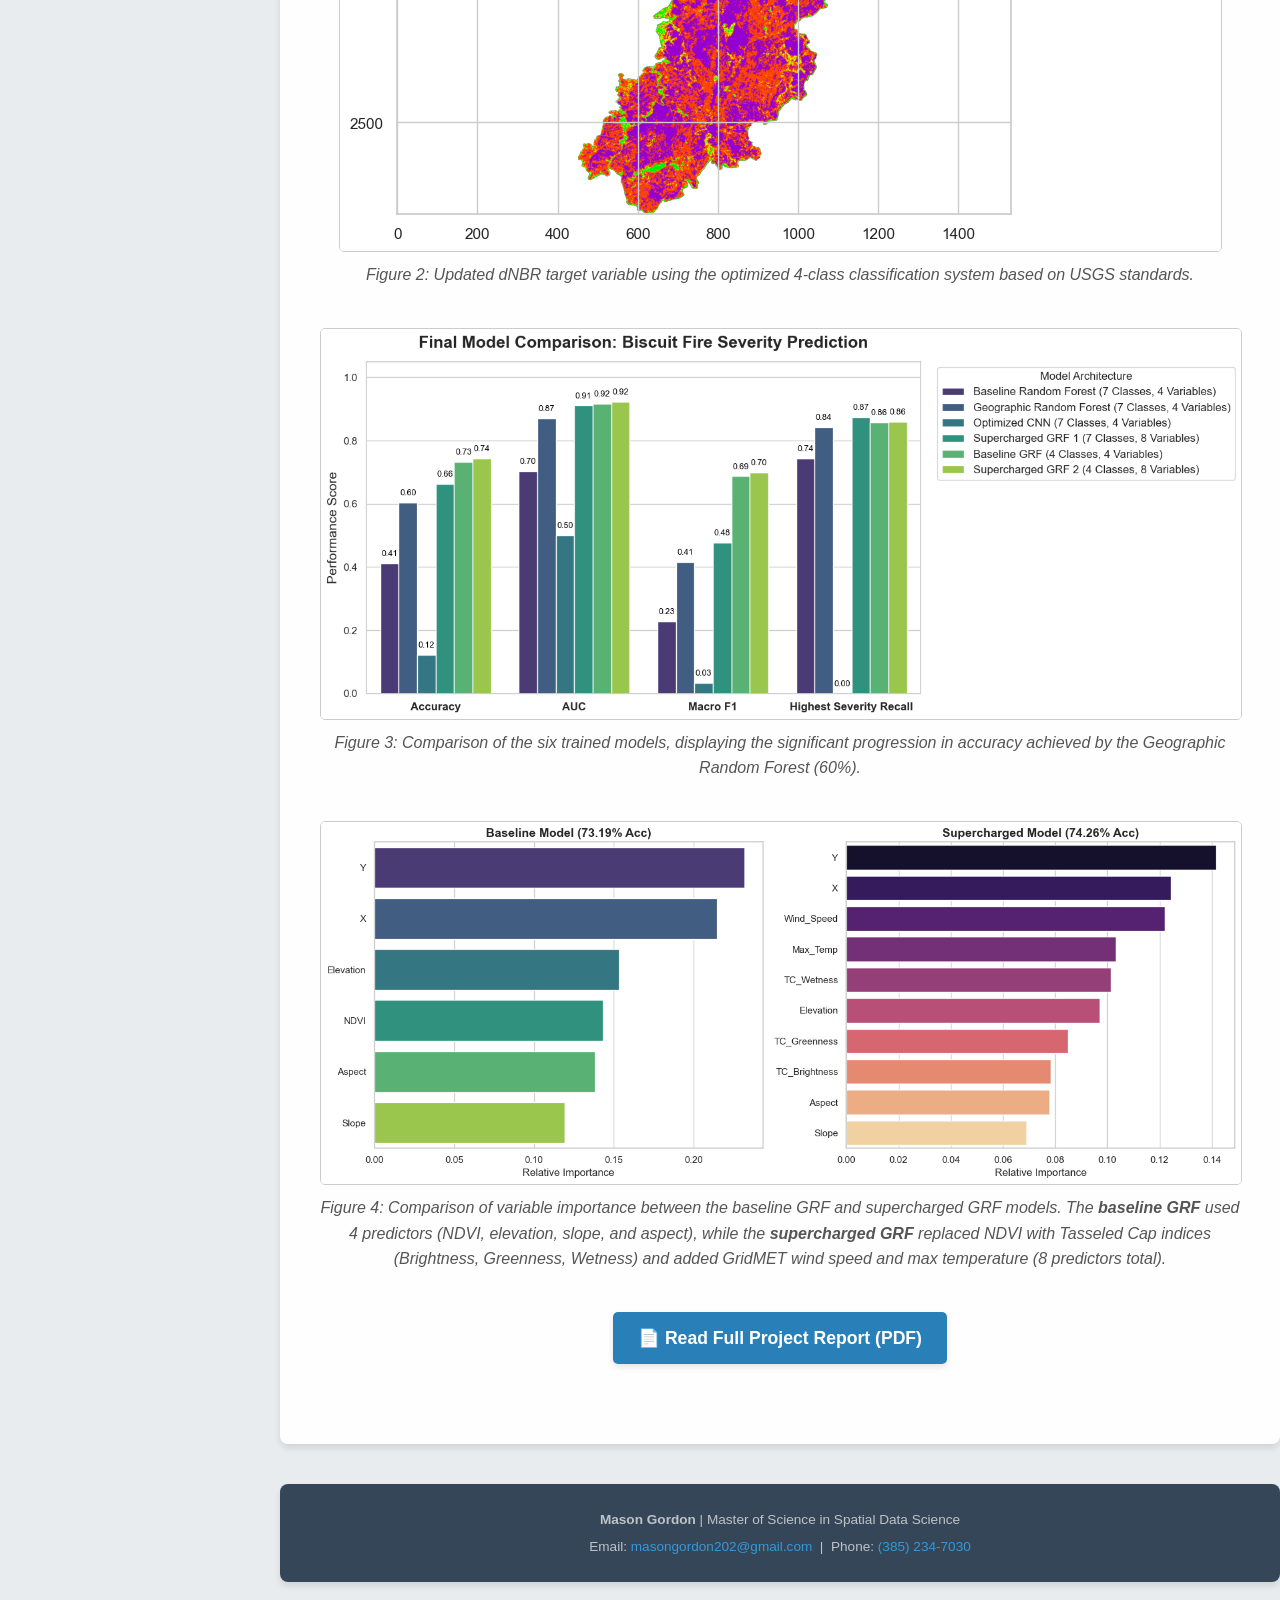
<file: burn-severity.html>
<!DOCTYPE html>
<html lang="en">
<head>
    <meta charset="UTF-8">
    <meta name="viewport" content="width=device-width, initial-scale=1.0">
    <title>Wildfire Burn Severity - Mason Gordon</title>
    <link rel="stylesheet" href="style.css">
</head>
<body>
    <div class="layout-wrapper">
        <!-- Sidebar Navigation -->
        <nav class="sidebar">
            <img src="uofu-logo.png" alt="University of Utah Logo" class="sidebar-logo">
            <a href="index.html">Home</a>
            <a href="about.html">About Me</a>
            <a href="mason-gordon-resume.pdf" target="_blank">Resume (PDF)</a>
            <a href="outcomes.html">Learning Outcomes</a>
            
            <details class="nav-dropdown">
                <summary>Defense Projects</summary>
                <div class="dropdown-content">
                    <a href="biscuit-fire.html">Biscuit Fire Regrowth</a>
                    <a href="epa-analysis.html">EPA Polluting Sites</a>
                    <a href="burn-severity.html">Wildfire Burn Severity</a>
                    <a href="aqi-mapping.html">Live Utah AQI Mapping</a>
                    <a href="lidar-sfm.html">LiDAR vs. SFM Error</a>
                </div>
            </details>
        </nav>

        <!-- Main Content -->
        <main class="main-content">
            <a href="index.html" class="back-link">← Back to Portfolio</a>
            
            <header>
                <h1>Predicting Wildfire Burn Severity Using Machine Learning</h1>
            </header>

            <section class="project-summary">
                <h2>Project Summary</h2>
                <p>As the western United States faces a higher quantity and severity of wildfires due to a changing climate, land managers and emergency response teams need better tools to predict where a fire will have its most devastating impacts. A reliable prediction model helps allocate critical time and resources effectively. This study focuses on the historic 2002 Biscuit Fire in southern Oregon and northern California, which burned nearly half a million acres across a highly diverse topographic landscape.</p>
                <p>The goal of this project was to test multiple machine learning model types to find the most effective combination of predictor variables (topography and fuel load) for classifying burn severity. Using Landsat imagery to derive NDVI (as a proxy for vegetation/fuel) and DEMs to derive slope, aspect, and elevation, these inputs were mapped against known burn severities (dNBR) from the MTBS dataset. By iterating through various models, the study demonstrates how advanced spatial algorithms, particularly Geographic Random Forest models, significantly improve classification accuracy for complex environmental phenomena.</p>
            </section>

            <section class="project-skills">
                <h2>Skills & Concepts Demonstrated</h2>
                <ul>
                    <li><strong>Successfully apply spatial analytical methods, including machine learning:</strong> Trained and evaluated multiple machine learning models, ultimately utilizing Geographic Random Forest (GRF) to classify and predict burn severity.</li>
                    <li><strong>Understand how to manipulate and process spatial data:</strong> Extracted and processed elevation, slope, and aspect topographic variables from DEMs to use as model predictors.</li>
                    <li><strong>Process remotely sensed imagery to address environmental questions:</strong> Calculated pre-fire NDVI from Landsat imagery and reclassified dNBR target variables using a 4-class classification system.</li>
                </ul>

                <h2 style="margin-top: 25px;">Programs Used & Data Sources</h2>
                <ul>
                    <li><strong>Programs Used:</strong> Python & Visual Studio Code.</li>
                    <li><strong>Data Sources:</strong> Landsat imagery (via EarthExplorer), historical wildfire perimeters and dNBR rasters (via MTBS), and 30-meter Digital Elevation Models (via OpenTopography).</li>
                </ul>
            </section>

            <section class="project-visuals">
                <h2>Key Figures & Analysis</h2>

                <!-- Figure 1 -->
                <figure class="zoom-figure">
                    <img src="burn-fig1.png" alt="Pre-processing for predictor variables">
                    <figcaption>Figure 1: Result of data pre-processing for predictor variables including NDVI, elevation, slope, and aspect.</figcaption>
                </figure>

                <!-- Figure 2 -->
                <figure class="zoom-figure">
                    <img src="burn-fig2.png" alt="Updated dNBR target variable">
                    <figcaption>Figure 2: Updated dNBR target variable using the optimized 4-class classification system based on USGS standards.</figcaption>
                </figure>

                <!-- Figure 3 -->
                <figure class="zoom-figure">
                    <img src="burn-fig3.png" alt="Comparison of Trained Models">
                    <figcaption>Figure 3: Comparison of the six trained models, displaying the significant progression in accuracy achieved by the Geographic Random Forest (60%).</figcaption>
                </figure>

                <!-- Figure 4 -->
                <figure class="zoom-figure">
                    <img src="burn-fig4.png" alt="Variable Importance Comparison">
                    <figcaption>
                        Figure 4: Comparison of variable importance between the baseline GRF and supercharged GRF models. The <strong>baseline GRF</strong> used 4 predictors (NDVI, elevation, slope, and aspect), while the <strong>supercharged GRF</strong> replaced NDVI with Tasseled Cap indices (Brightness, Greenness, Wetness) and added GridMET wind speed and max temperature (8 predictors total).
                    </figcaption>
                </figure>
                
                <!-- PDF Download Button -->
                <div class="button-container">
                    <a href="burn-severity-report.pdf" class="pdf-button" target="_blank">📄 Read Full Project Report (PDF)</a>
                </div>
            </section>

            <!-- Global Site Footer -->
            <footer class="site-footer">
                <p><strong>Mason Gordon</strong> | Master of Science in Spatial Data Science</p>
                <p>Email: <a href="mailto:masongordon202@gmail.com">masongordon202@gmail.com</a> &nbsp;|&nbsp; Phone: <a href="tel:3852347030">(385) 234-7030</a></p>
            </footer>
        </main>
    </div>

    <!-- Click-Toggle Magnifier Script -->
    <script>
    function setupClickMagnifier(defaultZoom) {
        const figures = document.querySelectorAll('.zoom-figure');
        
        figures.forEach(figure => {
            const img = figure.querySelector('img');
            if (!img) return;

            const glass = document.createElement("div");
            glass.setAttribute("class", "img-magnifier-glass");
            figure.insertBefore(glass, img); 

            let isActive = false;
            let currentZoom = defaultZoom;

            // 1. Toggle magnifier on click
            img.addEventListener('click', (e) => {
                isActive = !isActive;
                if (isActive) {
                    glass.style.display = "block";
                    glass.style.backgroundImage = "url('" + img.src + "')";
                    glass.style.backgroundRepeat = "no-repeat";
                    updateGlass(e); // Position it immediately under the mouse
                    img.style.cursor = "zoom-out"; // Change cursor to indicate click-to-close
                } else {
                    glass.style.display = "none";
                    img.style.cursor = "zoom-in";
                }
            });

            // 2. Track mouse movement
            img.addEventListener("mousemove", (e) => {
                if (!isActive) return;
                e.preventDefault();
                updateGlass(e);
            });

            // 3. Turn off if mouse leaves the image entirely
            img.addEventListener("mouseleave", () => {
                if (isActive) {
                    glass.style.display = "none";
                    isActive = false;
                    img.style.cursor = "zoom-in";
                }
            });

            // 4. Use scroll wheel to zoom in and out of the pane
            img.addEventListener("wheel", (e) => {
                if (!isActive) return;
                e.preventDefault(); // Stop the webpage from scrolling
                
                const zoomSpeed = 0.15; // Change this to adjust scroll sensitivity
                if (e.deltaY < 0) {
                    currentZoom += zoomSpeed; // Scroll up zooms in
                } else {
                    currentZoom -= zoomSpeed; // Scroll down zooms out
                }
                
                // Keep the zoom between 1x and 5x
                currentZoom = Math.max(1, Math.min(currentZoom, 5)); 
                updateGlass(e);
            });

            // Helper function to calculate position and background size
            function updateGlass(e) {
                const rect = img.getBoundingClientRect();
                const x = e.clientX - rect.left;
                const y = e.clientY - rect.top;

                const w = glass.offsetWidth / 2;
                const h = glass.offsetHeight / 2;

                glass.style.left = (img.offsetLeft + x - w) + "px";
                glass.style.top = (img.offsetTop + y - h) + "px";
                
                glass.style.backgroundSize = (img.width * currentZoom) + "px " + (img.height * currentZoom) + "px";
                glass.style.backgroundPosition = (w - (x * currentZoom)) + "px " + (h - (y * currentZoom)) + "px";
            }
        });
    }

    // Run the setup after the page fully loads
    window.addEventListener('load', () => {
        setupClickMagnifier(1.75); 
    });
    </script>
</body>
</html>
</file>
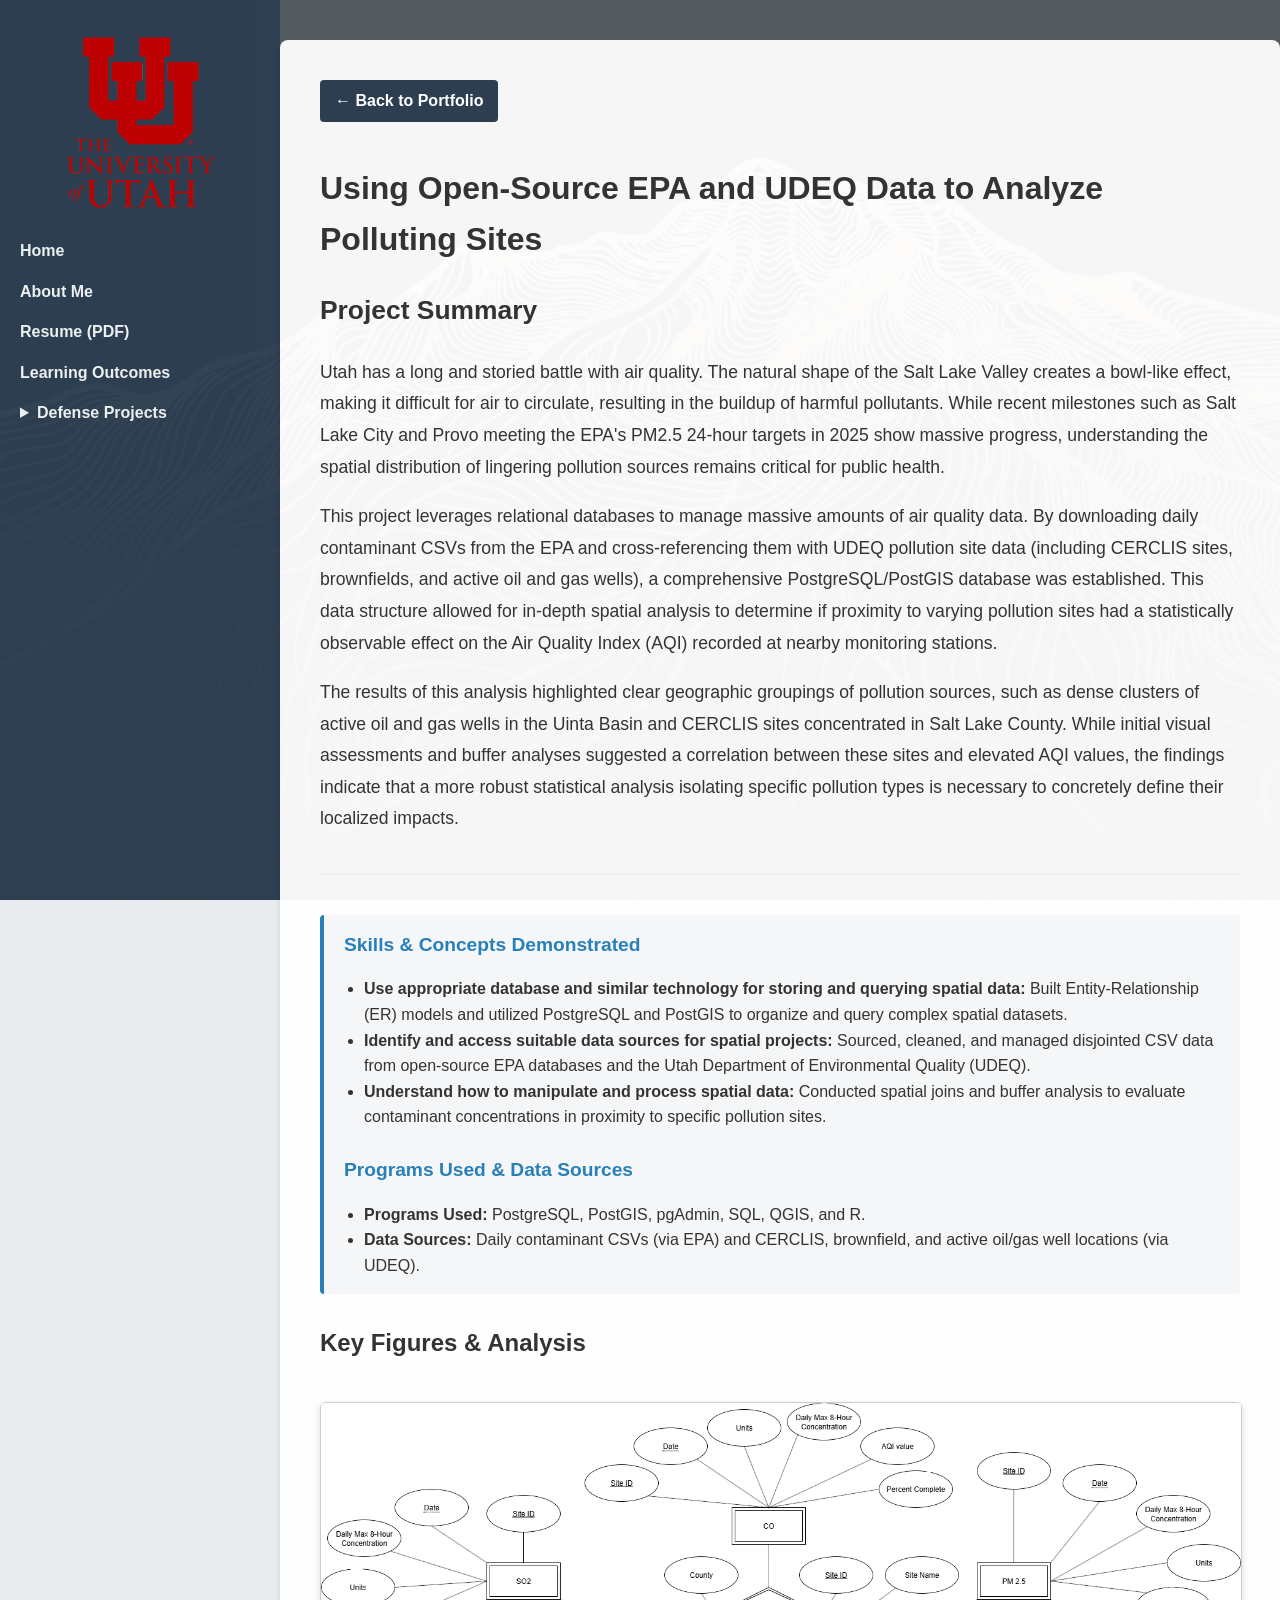
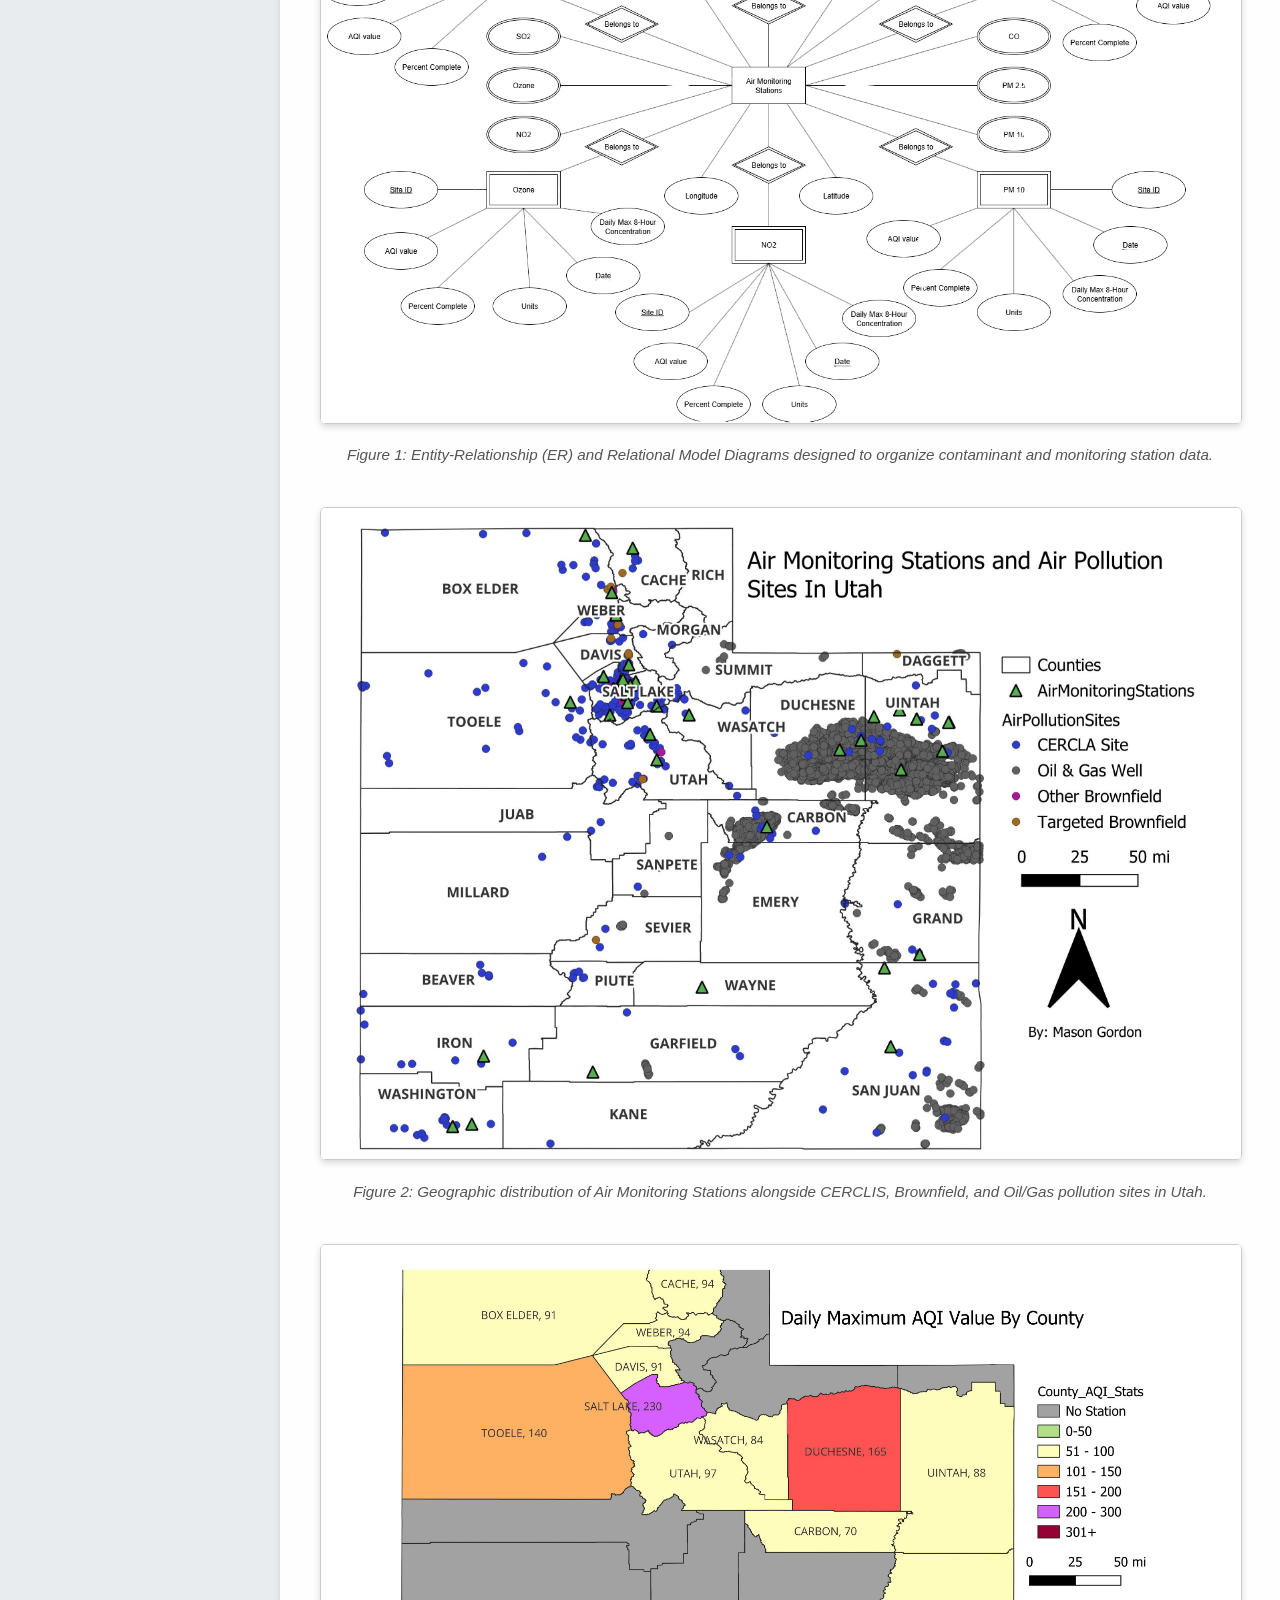
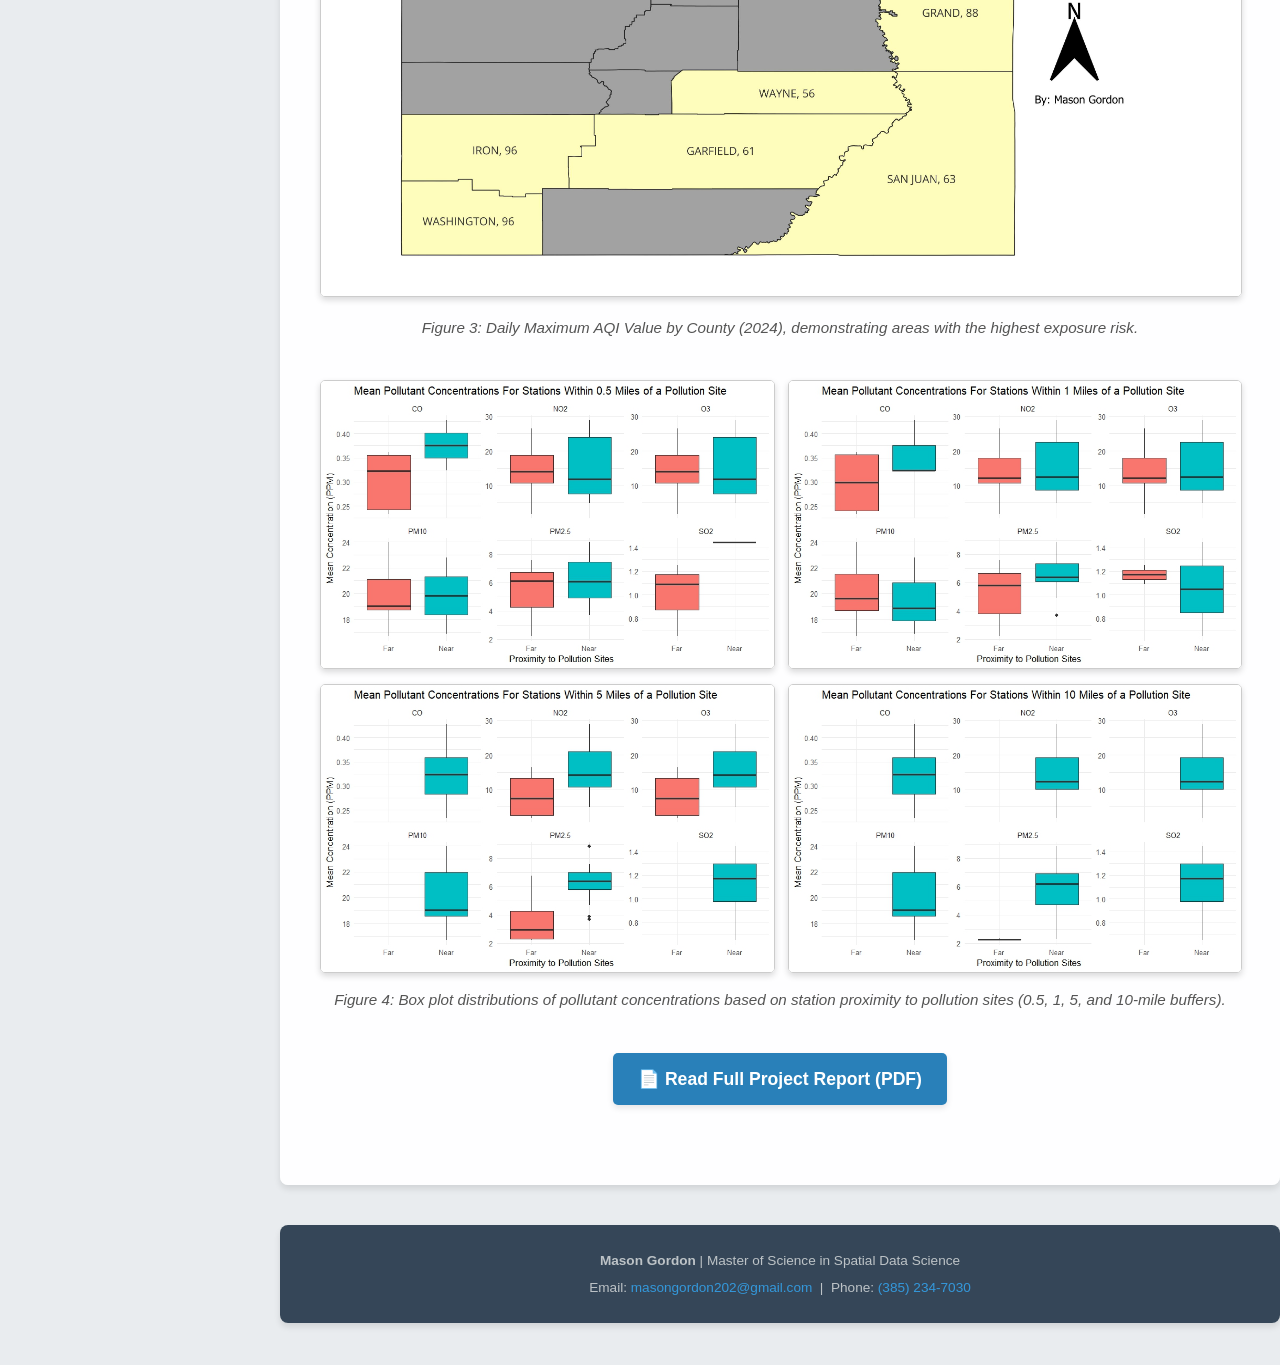
<file: epa-analysis.html>
<!DOCTYPE html>
<html lang="en">
<head>
    <meta charset="UTF-8">
    <meta name="viewport" content="width=device-width, initial-scale=1.0">
    <title>EPA Polluting Sites - Mason Gordon</title>
    <link rel="stylesheet" href="style.css">
</head>
<body>
    <div class="layout-wrapper">
        <!-- Sidebar Navigation -->
        <nav class="sidebar">
            <img src="uofu-logo.png" alt="University of Utah Logo" class="sidebar-logo">
            <a href="index.html">Home</a>
            <a href="about.html">About Me</a>
            <a href="mason-gordon-resume.pdf" target="_blank">Resume (PDF)</a>
            <a href="outcomes.html">Learning Outcomes</a>
            
            <details class="nav-dropdown">
                <summary>Defense Projects</summary>
                <div class="dropdown-content">
                    <a href="biscuit-fire.html">Biscuit Fire Regrowth</a>
                    <a href="epa-analysis.html">EPA Polluting Sites</a>
                    <a href="burn-severity.html">Wildfire Burn Severity</a>
                    <a href="aqi-mapping.html">Live Utah AQI Mapping</a>
                    <a href="lidar-sfm.html">LiDAR vs. SFM Error</a>
                </div>
            </details>
        </nav>

        <!-- Main Content -->
        <main class="main-content">
            <a href="index.html" class="back-link">← Back to Portfolio</a>
            
            <header>
                <h1>Using Open-Source EPA and UDEQ Data to Analyze Polluting Sites</h1>
            </header>

            <section class="project-summary">
                <h2>Project Summary</h2>
                <p>Utah has a long and storied battle with air quality. The natural shape of the Salt Lake Valley creates a bowl-like effect, making it difficult for air to circulate, resulting in the buildup of harmful pollutants. While recent milestones such as Salt Lake City and Provo meeting the EPA's PM2.5 24-hour targets in 2025 show massive progress, understanding the spatial distribution of lingering pollution sources remains critical for public health.</p>
                <p>This project leverages relational databases to manage massive amounts of air quality data. By downloading daily contaminant CSVs from the EPA and cross-referencing them with UDEQ pollution site data (including CERCLIS sites, brownfields, and active oil and gas wells), a comprehensive PostgreSQL/PostGIS database was established. This data structure allowed for in-depth spatial analysis to determine if proximity to varying pollution sites had a statistically observable effect on the Air Quality Index (AQI) recorded at nearby monitoring stations.</p>
                <p>The results of this analysis highlighted clear geographic groupings of pollution sources, such as dense clusters of active oil and gas wells in the Uinta Basin and CERCLIS sites concentrated in Salt Lake County. While initial visual assessments and buffer analyses suggested a correlation between these sites and elevated AQI values, the findings indicate that a more robust statistical analysis isolating specific pollution types is necessary to concretely define their localized impacts.</p>
            </section>

            <section class="project-skills">
                <h2>Skills & Concepts Demonstrated</h2>
                <ul>
                    <li><strong>Use appropriate database and similar technology for storing and querying spatial data:</strong> Built Entity-Relationship (ER) models and utilized PostgreSQL and PostGIS to organize and query complex spatial datasets.</li>
                    <li><strong>Identify and access suitable data sources for spatial projects:</strong> Sourced, cleaned, and managed disjointed CSV data from open-source EPA databases and the Utah Department of Environmental Quality (UDEQ).</li>
                    <li><strong>Understand how to manipulate and process spatial data:</strong> Conducted spatial joins and buffer analysis to evaluate contaminant concentrations in proximity to specific pollution sites.</li>
                </ul>

                <h2 style="margin-top: 25px;">Programs Used & Data Sources</h2>
                <ul>
                    <li><strong>Programs Used:</strong> PostgreSQL, PostGIS, pgAdmin, SQL, QGIS, and R.</li>
                    <li><strong>Data Sources:</strong> Daily contaminant CSVs (via EPA) and CERCLIS, brownfield, and active oil/gas well locations (via UDEQ).</li>
                </ul>
            </section>

            <section class="project-visuals">
                <h2>Key Figures & Analysis</h2>

                <!-- Figure 1 -->
                <figure class="project-figure">
                    <img src="epa-fig1.jpg" alt="ER and Relational Model Diagrams">
                    <figcaption>Figure 1: Entity-Relationship (ER) and Relational Model Diagrams designed to organize contaminant and monitoring station data.</figcaption>
                </figure>

                <!-- Figure 2 -->
                <figure class="project-figure">
                    <img src="epa-fig2.jpeg" alt="Map of Air Monitoring Sites and Pollution Sites">
                    <figcaption>Figure 2: Geographic distribution of Air Monitoring Stations alongside CERCLIS, Brownfield, and Oil/Gas pollution sites in Utah.</figcaption>
                </figure>

                <!-- Figure 3 -->
                <figure class="project-figure">
                    <img src="epa-fig3.jpeg" alt="Daily Maximum AQI Value By County">
                    <figcaption>Figure 3: Daily Maximum AQI Value by County (2024), demonstrating areas with the highest exposure risk.</figcaption>
                </figure>

                <!-- Figure 4 -->
                <figure class="project-figure">
                    <div class="quad-grid">
                        <img src="buffer-05.jpeg" alt="0.5 mile buffer">
                        <img src="buffer-1.jpeg" alt="1 mile buffer">
                        <img src="buffer-5.jpeg" alt="5 mile buffer">
                        <img src="buffer-10.jpeg" alt="10 mile buffer">
                    </div>
                    <figcaption>Figure 4: Box plot distributions of pollutant concentrations based on station proximity to pollution sites (0.5, 1, 5, and 10-mile buffers).</figcaption>
                </figure>

                <div class="button-container">
                    <a href="epa-analysis-report.pdf" class="pdf-button" target="_blank">📄 Read Full Project Report (PDF)</a>
                </div>
            </section>

            <!-- Global Site Footer -->
            <footer class="site-footer">
                <p><strong>Mason Gordon</strong> | Master of Science in Spatial Data Science</p>
                <p>Email: <a href="mailto:masongordon202@gmail.com">masongordon202@gmail.com</a> &nbsp;|&nbsp; Phone: <a href="tel:3852347030">(385) 234-7030</a></p>
            </footer>
        </main>
    </div>
</body>
</html>
</file>
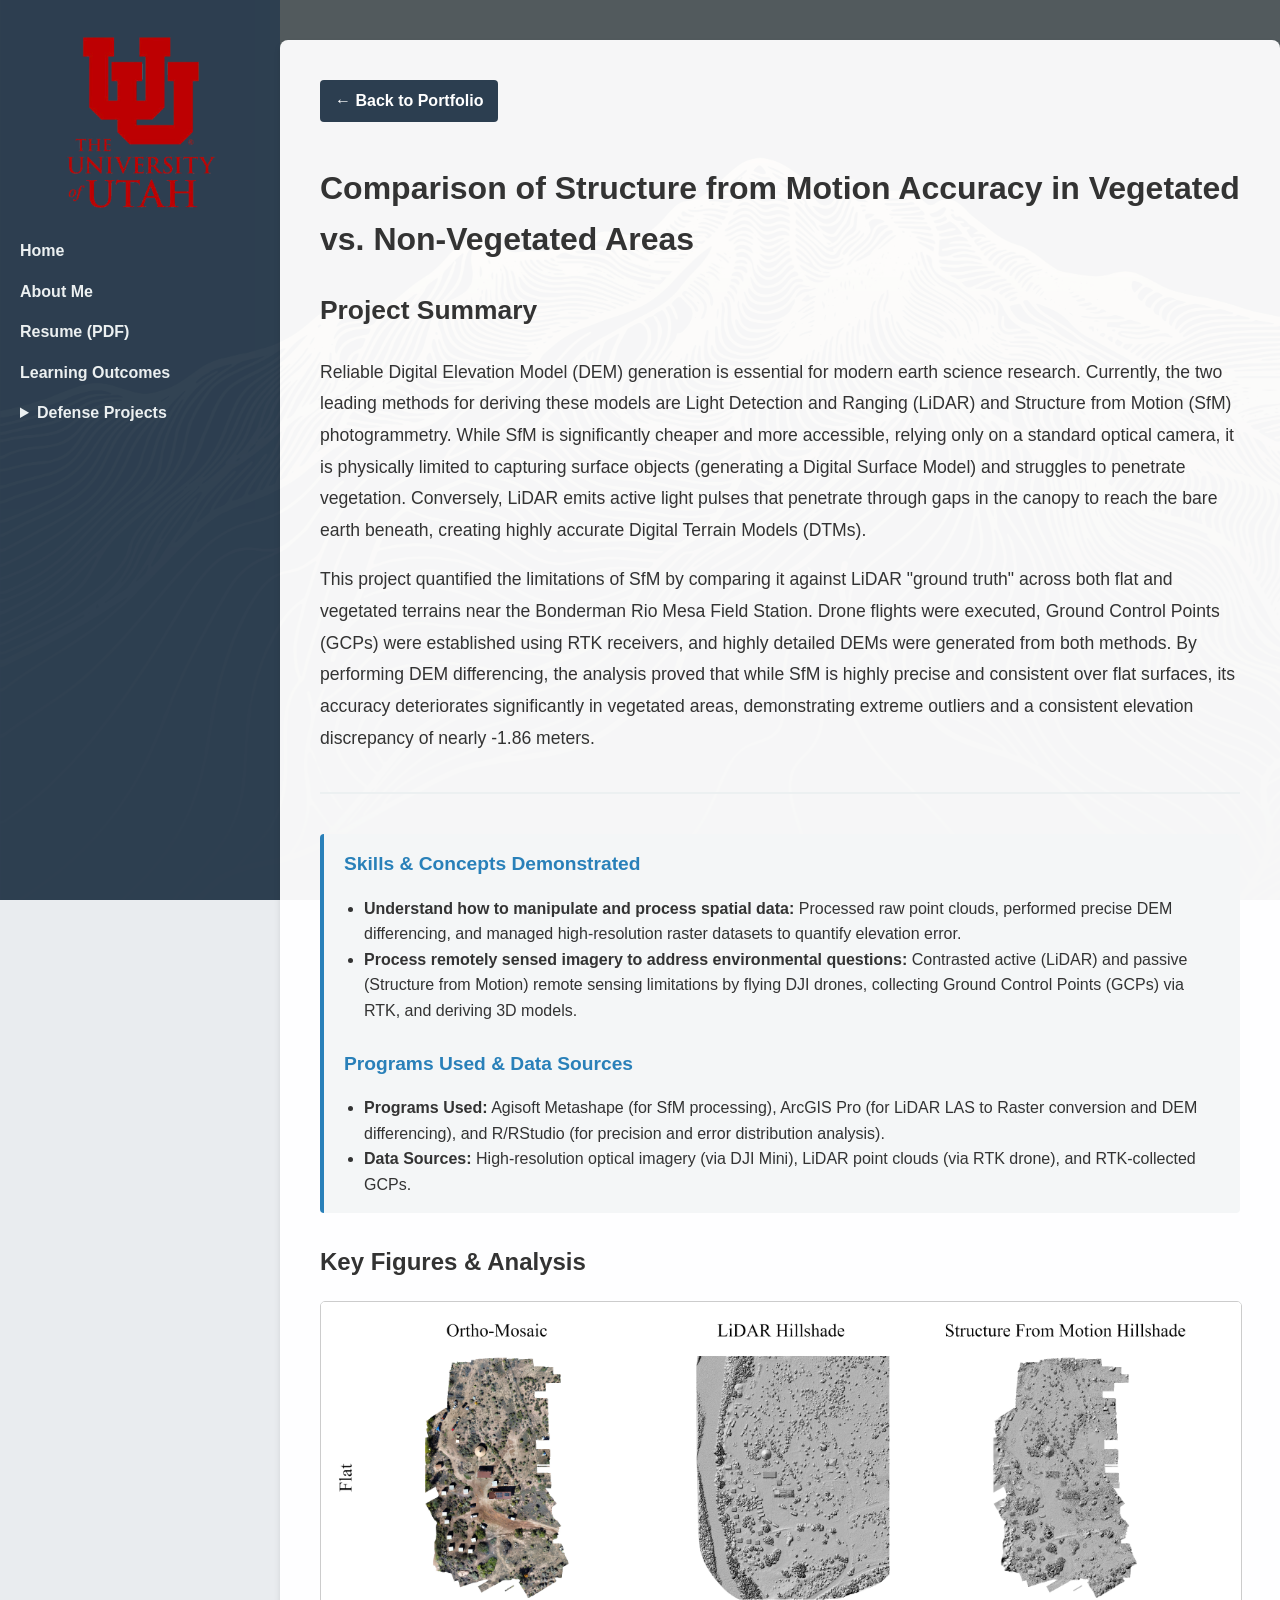
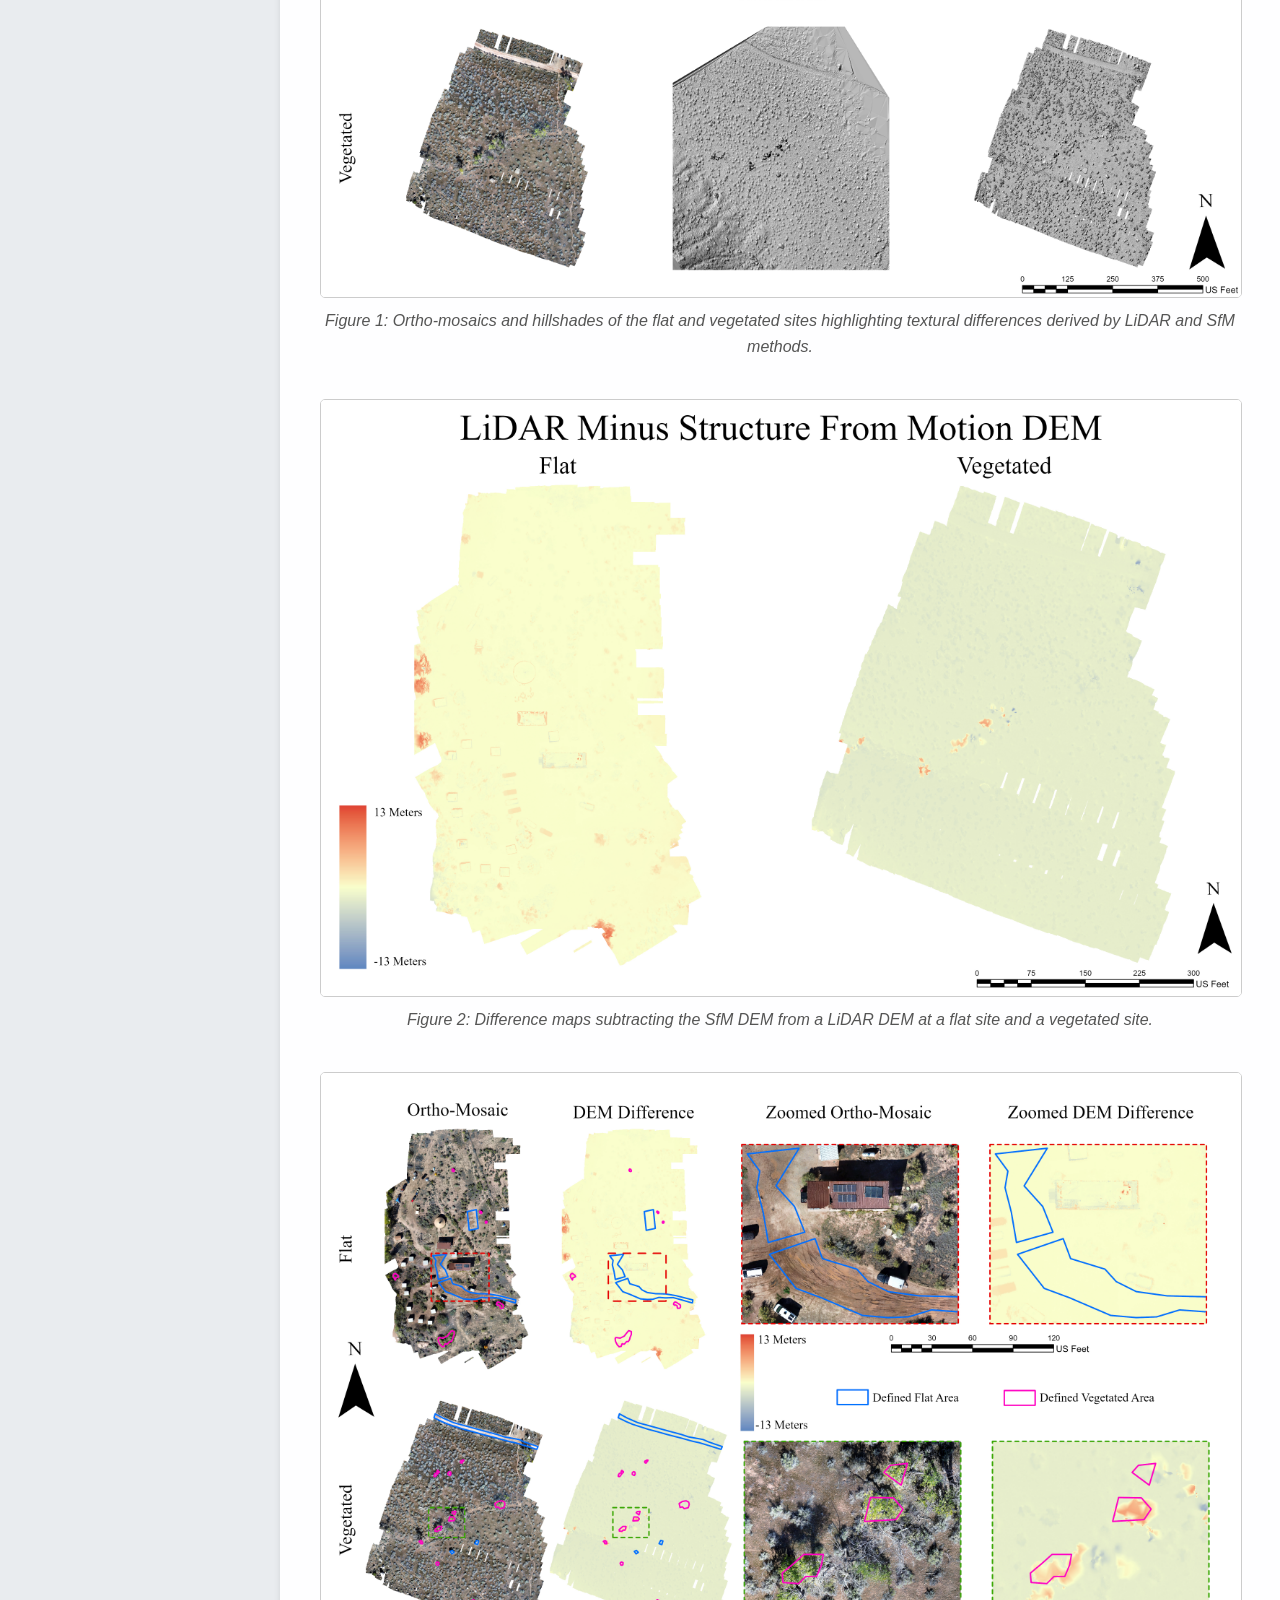
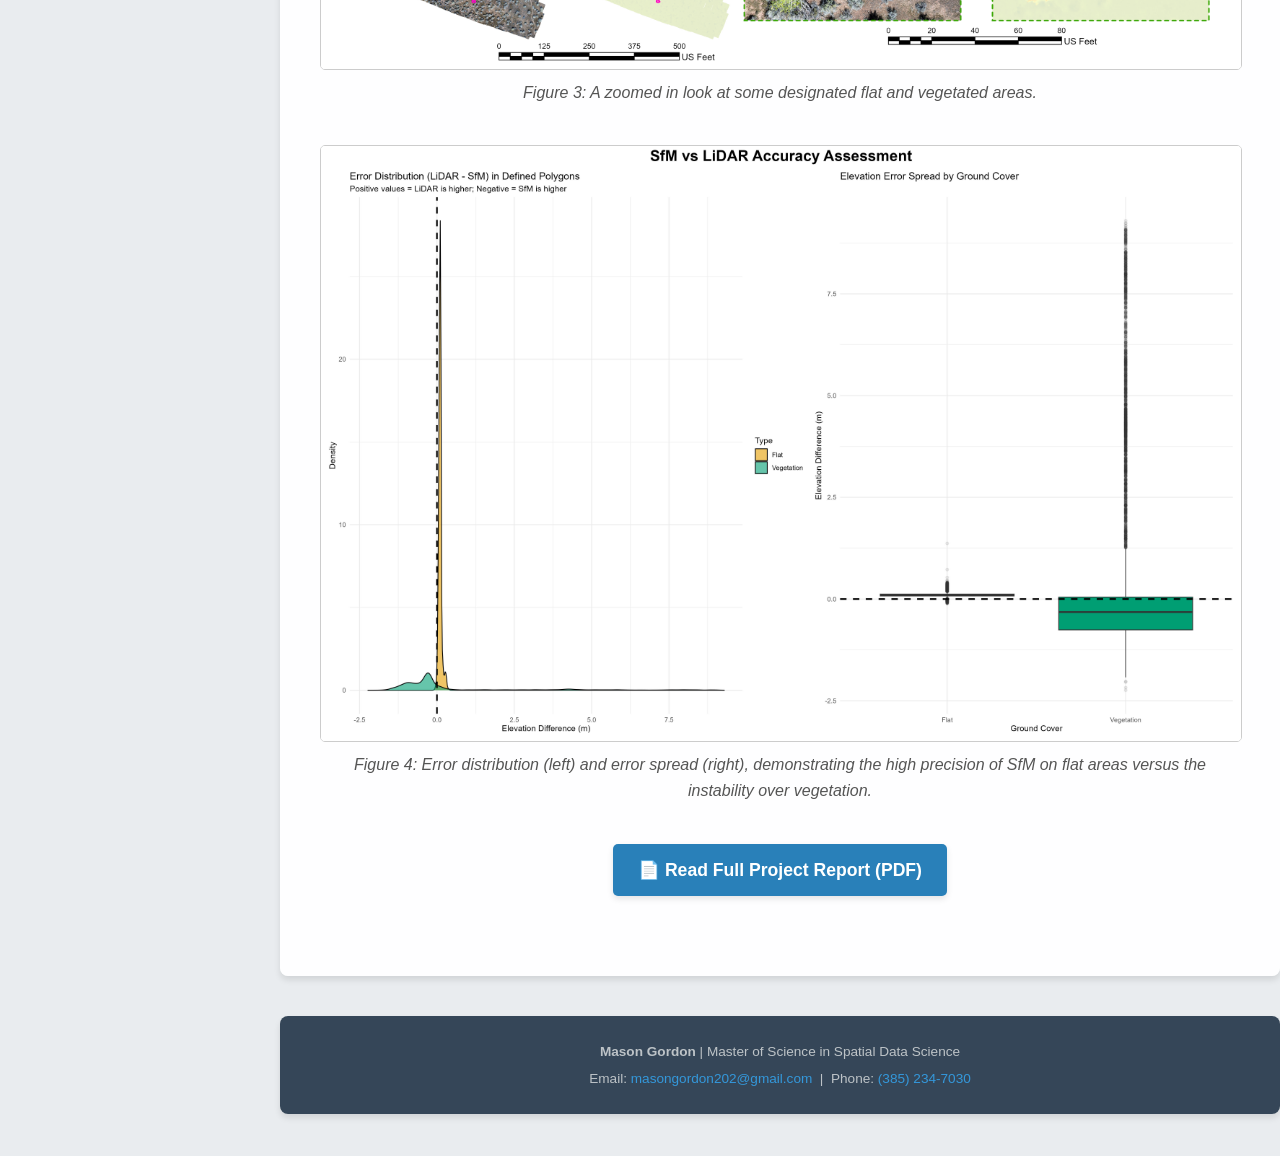
<file: lidar-sfm.html>
<!DOCTYPE html>
<html lang="en">
<head>
    <meta charset="UTF-8">
    <meta name="viewport" content="width=device-width, initial-scale=1.0">
    <title>LiDAR vs. SfM Error - Mason Gordon</title>
    <link rel="stylesheet" href="style.css">
</head>
<body>
    <div class="layout-wrapper">
        <!-- Sidebar Navigation -->
        <nav class="sidebar">
            <img src="uofu-logo.png" alt="University of Utah Logo" class="sidebar-logo">
            <a href="index.html">Home</a>
            <a href="about.html">About Me</a>
            <a href="mason-gordon-resume.pdf" target="_blank">Resume (PDF)</a>
            <a href="outcomes.html">Learning Outcomes</a>
            
            <details class="nav-dropdown">
                <summary>Defense Projects</summary>
                <div class="dropdown-content">
                    <a href="biscuit-fire.html">Biscuit Fire Regrowth</a>
                    <a href="epa-analysis.html">EPA Polluting Sites</a>
                    <a href="burn-severity.html">Wildfire Burn Severity</a>
                    <a href="aqi-mapping.html">Live Utah AQI Mapping</a>
                    <a href="lidar-sfm.html">LiDAR vs. SFM Error</a>
                </div>
            </details>
        </nav>

        <!-- Main Content -->
        <main class="main-content">
            <a href="index.html" class="back-link">← Back to Portfolio</a>
            
            <header>
                <h1>Comparison of Structure from Motion Accuracy in Vegetated vs. Non-Vegetated Areas</h1>
            </header>

            <section class="project-summary">
                <h2>Project Summary</h2>
                <p>Reliable Digital Elevation Model (DEM) generation is essential for modern earth science research. Currently, the two leading methods for deriving these models are Light Detection and Ranging (LiDAR) and Structure from Motion (SfM) photogrammetry. While SfM is significantly cheaper and more accessible, relying only on a standard optical camera, it is physically limited to capturing surface objects (generating a Digital Surface Model) and struggles to penetrate vegetation. Conversely, LiDAR emits active light pulses that penetrate through gaps in the canopy to reach the bare earth beneath, creating highly accurate Digital Terrain Models (DTMs).</p>
                <p>This project quantified the limitations of SfM by comparing it against LiDAR "ground truth" across both flat and vegetated terrains near the Bonderman Rio Mesa Field Station. Drone flights were executed, Ground Control Points (GCPs) were established using RTK receivers, and highly detailed DEMs were generated from both methods. By performing DEM differencing, the analysis proved that while SfM is highly precise and consistent over flat surfaces, its accuracy deteriorates significantly in vegetated areas, demonstrating extreme outliers and a consistent elevation discrepancy of nearly -1.86 meters.</p>
            </section>

            <section class="project-skills">
                <h2>Skills & Concepts Demonstrated</h2>
                <ul>
                    <li><strong>Understand how to manipulate and process spatial data:</strong> Processed raw point clouds, performed precise DEM differencing, and managed high-resolution raster datasets to quantify elevation error.</li>
                    <li><strong>Process remotely sensed imagery to address environmental questions:</strong> Contrasted active (LiDAR) and passive (Structure from Motion) remote sensing limitations by flying DJI drones, collecting Ground Control Points (GCPs) via RTK, and deriving 3D models.</li>
                </ul>

                <h2 style="margin-top: 25px;">Programs Used & Data Sources</h2>
                <ul>
                    <li><strong>Programs Used:</strong> Agisoft Metashape (for SfM processing), ArcGIS Pro (for LiDAR LAS to Raster conversion and DEM differencing), and R/RStudio (for precision and error distribution analysis).</li>
                    <li><strong>Data Sources:</strong> High-resolution optical imagery (via DJI Mini), LiDAR point clouds (via RTK drone), and RTK-collected GCPs.</li>
                </ul>
            </section>

            <section class="project-visuals">
                <h2>Key Figures & Analysis</h2>

                <!-- Figure 1 -->
                <figure class="zoom-figure">
                    <img src="lidar-fig1.jpg" alt="Ortho-mosaics and hillshades of flat and vegetated sites by LiDAR and SfM methods">
                    <figcaption>Figure 1: Ortho-mosaics and hillshades of the flat and vegetated sites highlighting textural differences derived by LiDAR and SfM methods.</figcaption>
                </figure>

                <!-- Figure 2 -->
                <figure class="zoom-figure">
                    <img src="lidar-fig2.jpg" alt="Difference maps subtracting the SfM DEM from a LiDAR DEM">
                    <figcaption>Figure 2: Difference maps subtracting the SfM DEM from a LiDAR DEM at a flat site and a vegetated site.</figcaption>
                </figure>

                <!-- Figure 3 -->
                <figure class="zoom-figure">
                    <img src="lidar-fig3.jpg" alt="Zoomed in look at designated flat and vegetated areas">
                    <figcaption>Figure 3: A zoomed in look at some designated flat and vegetated areas.</figcaption>
                </figure>

                <!-- Figure 4 -->
                <figure class="zoom-figure">
                    <img src="lidar-fig4.jpg" alt="Error distribution and spread">
                    <figcaption>Figure 4: Error distribution (left) and error spread (right), demonstrating the high precision of SfM on flat areas versus the instability over vegetation.</figcaption>
                </figure>
                
                <!-- Moved PDF Button -->
                <div class="button-container">
                    <a href="lidar-sfm-report.pdf" class="pdf-button" target="_blank">📄 Read Full Project Report (PDF)</a>
                </div>
            </section>

            <!-- Global Site Footer -->
            <footer class="site-footer">
                <p><strong>Mason Gordon</strong> | Master of Science in Spatial Data Science</p>
                <p>Email: <a href="mailto:masongordon202@gmail.com">masongordon202@gmail.com</a> &nbsp;|&nbsp; Phone: <a href="tel:3852347030">(385) 234-7030</a></p>
            </footer>
        </main>
    </div>

    <!-- Click-Toggle Magnifier Script -->
    <script>
    function setupClickMagnifier(defaultZoom) {
        const figures = document.querySelectorAll('.zoom-figure');
        
        figures.forEach(figure => {
            const img = figure.querySelector('img');
            if (!img) return;

            const glass = document.createElement("div");
            glass.setAttribute("class", "img-magnifier-glass");
            figure.insertBefore(glass, img); 

            let isActive = false;
            let currentZoom = defaultZoom;

            // 1. Toggle magnifier on click
            img.addEventListener('click', (e) => {
                isActive = !isActive;
                if (isActive) {
                    glass.style.display = "block";
                    glass.style.backgroundImage = "url('" + img.src + "')";
                    glass.style.backgroundRepeat = "no-repeat";
                    updateGlass(e); // Position it immediately under the mouse
                    img.style.cursor = "zoom-out"; // Change cursor to indicate click-to-close
                } else {
                    glass.style.display = "none";
                    img.style.cursor = "zoom-in";
                }
            });

            // 2. Track mouse movement
            img.addEventListener("mousemove", (e) => {
                if (!isActive) return;
                e.preventDefault();
                updateGlass(e);
            });

            // 3. Turn off if mouse leaves the image entirely
            img.addEventListener("mouseleave", () => {
                if (isActive) {
                    glass.style.display = "none";
                    isActive = false;
                    img.style.cursor = "zoom-in";
                }
            });

            // 4. Use scroll wheel to zoom in and out of the pane
            img.addEventListener("wheel", (e) => {
                if (!isActive) return;
                e.preventDefault(); // Stop the webpage from scrolling
                
                const zoomSpeed = 0.15;
                if (e.deltaY < 0) {
                    currentZoom += zoomSpeed; // Scroll up zooms in
                } else {
                    currentZoom -= zoomSpeed; // Scroll down zooms out
                }
                
                // Keep the zoom between 1x and 5x
                currentZoom = Math.max(1, Math.min(currentZoom, 5)); 
                updateGlass(e);
            });

            // Helper function to calculate position and background size
            function updateGlass(e) {
                const rect = img.getBoundingClientRect();
                const x = e.clientX - rect.left;
                const y = e.clientY - rect.top;

                const w = glass.offsetWidth / 2;
                const h = glass.offsetHeight / 2;

                glass.style.left = (img.offsetLeft + x - w) + "px";
                glass.style.top = (img.offsetTop + y - h) + "px";
                
                glass.style.backgroundSize = (img.width * currentZoom) + "px " + (img.height * currentZoom) + "px";
                glass.style.backgroundPosition = (w - (x * currentZoom)) + "px " + (h - (y * currentZoom)) + "px";
            }
        });
    }

    // Run the setup after the page fully loads
    window.addEventListener('load', () => {
        setupClickMagnifier(1.75); 
    });
    </script>
</body>
</html>
</file>
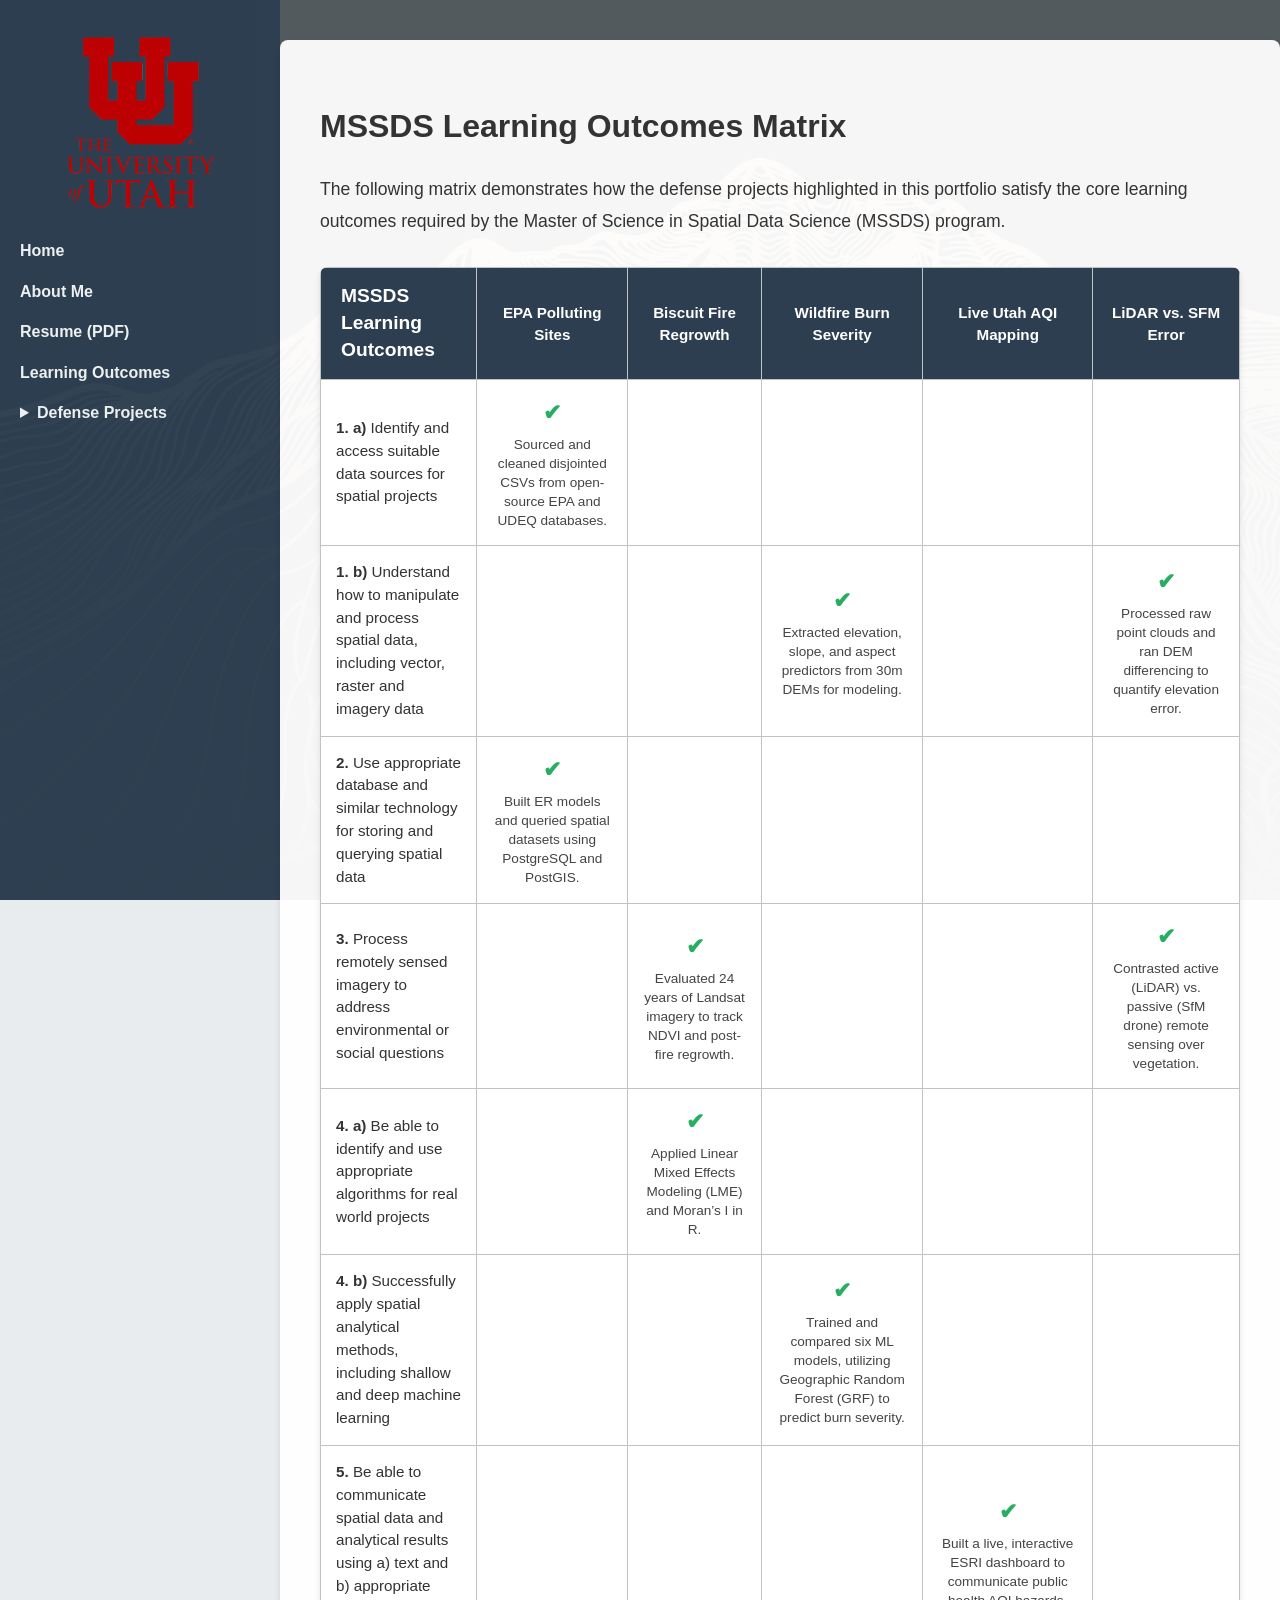
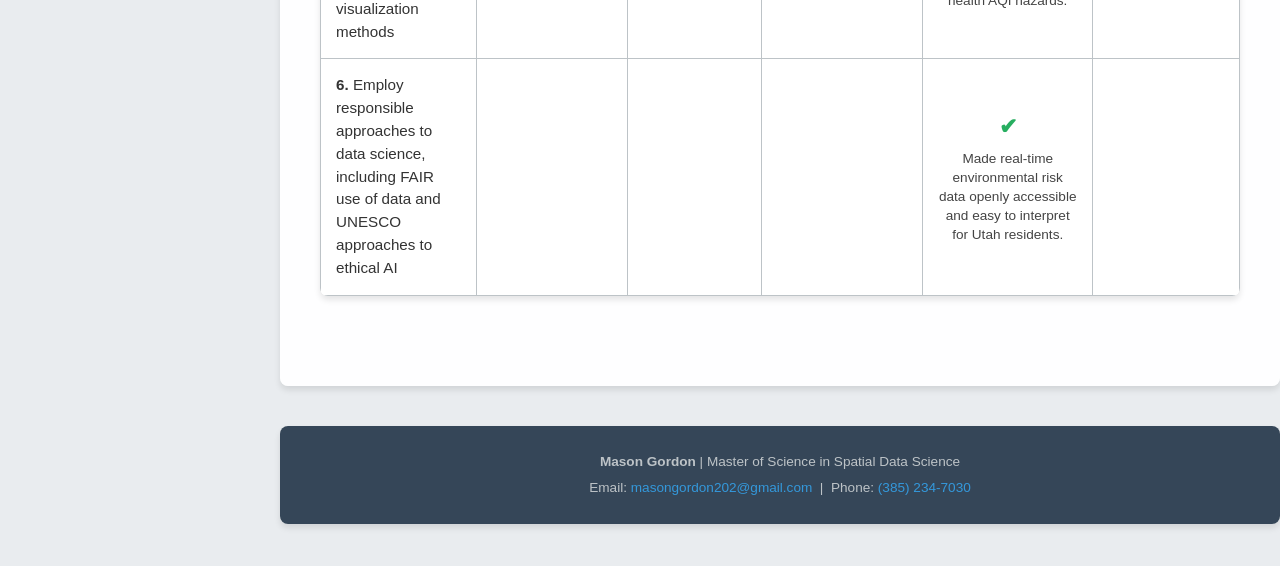
<file: outcomes.html>
<!DOCTYPE html>
<html lang="en">
<head>
    <meta charset="UTF-8">
    <meta name="viewport" content="width=device-width, initial-scale=1.0">
    <title>Learning Outcomes - Mason Gordon</title>
    <link rel="stylesheet" href="style.css">
</head>
<body>
    <div class="layout-wrapper">
<!-- Sidebar Navigation -->
        <nav class="sidebar">
            <img src="uofu-logo.png" alt="University of Utah Logo" class="sidebar-logo">
            <a href="index.html">Home</a>
            <a href="about.html">About Me</a>
            <a href="mason-gordon-resume.pdf" target="_blank">Resume (PDF)</a>
            <a href="outcomes.html">Learning Outcomes</a>
            
            <details class="nav-dropdown">
                <summary>Defense Projects</summary>
                <div class="dropdown-content">
                    <a href="biscuit-fire.html">Biscuit Fire Regrowth</a>
                    <a href="epa-analysis.html">EPA Polluting Sites</a>
                    <a href="burn-severity.html">Wildfire Burn Severity</a>
                    <a href="aqi-mapping.html">Live Utah AQI Mapping</a>
                    <a href="lidar-sfm.html">LiDAR vs. SFM Error</a>
                </div>
            </details>
        </nav>

        <!-- Main Content -->
        <main class="main-content">
            <header>
                <h1>MSSDS Learning Outcomes Matrix</h1>
            </header>
            
            <p style="font-size: 1.1em; line-height: 1.8;">
                The following matrix demonstrates how the defense projects highlighted in this portfolio satisfy the core learning outcomes required by the Master of Science in Spatial Data Science (MSSDS) program.
            </p>

            <div class="outcomes-table-container">
                <table class="outcomes-table">
                    <thead>
                        <tr>
                            <th style="text-align: left; font-size: 1.2em; padding-left: 20px;">MSSDS Learning Outcomes</th>
                            <th class="project-name-vertical"><a href="epa-analysis.html">EPA Polluting Sites</a></th>
                            <th class="project-name-vertical"><a href="biscuit-fire.html">Biscuit Fire Regrowth</a></th>
                            <th class="project-name-vertical"><a href="burn-severity.html">Wildfire Burn Severity</a></th>
                            <th class="project-name-vertical"><a href="aqi-mapping.html">Live Utah AQI Mapping</a></th>
                            <th class="project-name-vertical"><a href="lidar-sfm.html">LiDAR vs. SFM Error</a></th>
                        </tr>
                    </thead>
                    <tbody>
                        <tr>
                            <td class="outcome-description"><strong>1. a)</strong> Identify and access suitable data sources for spatial projects</td>
                            <td>
                                <span class="checkmark">✔</span>
                                <span class="outcome-note">Sourced and cleaned disjointed CSVs from open-source EPA and UDEQ databases.</span>
                            </td>
                            <td></td>
                            <td></td>
                            <td></td>
                            <td></td>
                        </tr>
                        <tr>
                            <td class="outcome-description"><strong>1. b)</strong> Understand how to manipulate and process spatial data, including vector, raster and imagery data</td>
                            <td></td>
                            <td></td>
                            <td>
                                <span class="checkmark">✔</span>
                                <span class="outcome-note">Extracted elevation, slope, and aspect predictors from 30m DEMs for modeling.</span>
                            </td>
                            <td></td>
                            <td>
                                <span class="checkmark">✔</span>
                                <span class="outcome-note">Processed raw point clouds and ran DEM differencing to quantify elevation error.</span>
                            </td>
                        </tr>
                        <tr>
                            <td class="outcome-description"><strong>2.</strong> Use appropriate database and similar technology for storing and querying spatial data</td>
                            <td>
                                <span class="checkmark">✔</span>
                                <span class="outcome-note">Built ER models and queried spatial datasets using PostgreSQL and PostGIS.</span>
                            </td>
                            <td></td>
                            <td></td>
                            <td></td>
                            <td></td>
                        </tr>
                        <tr>
                            <td class="outcome-description"><strong>3.</strong> Process remotely sensed imagery to address environmental or social questions</td>
                            <td></td>
                            <td>
                                <span class="checkmark">✔</span>
                                <span class="outcome-note">Evaluated 24 years of Landsat imagery to track NDVI and post-fire regrowth.</span>
                            </td>
                            <td></td>
                            <td></td>
                            <td>
                                <span class="checkmark">✔</span>
                                <span class="outcome-note">Contrasted active (LiDAR) vs. passive (SfM drone) remote sensing over vegetation.</span>
                            </td>
                        </tr>
                        <tr>
                            <td class="outcome-description"><strong>4. a)</strong> Be able to identify and use appropriate algorithms for real world projects</td>
                            <td></td>
                            <td>
                                <span class="checkmark">✔</span>
                                <span class="outcome-note">Applied Linear Mixed Effects Modeling (LME) and Moran’s I in R.</span>
                            </td>
                            <td></td>
                            <td></td>
                            <td></td>
                        </tr>
                        <tr>
                            <td class="outcome-description"><strong>4. b)</strong> Successfully apply spatial analytical methods, including shallow and deep machine learning</td>
                            <td></td>
                            <td></td>
                            <td>
                                <span class="checkmark">✔</span>
                                <span class="outcome-note">Trained and compared six ML models, utilizing Geographic Random Forest (GRF) to predict burn severity.</span>
                            </td>
                            <td></td>
                            <td></td>
                        </tr>
                        <tr>
                            <td class="outcome-description"><strong>5.</strong> Be able to communicate spatial data and analytical results using a) text and b) appropriate visualization methods</td>
                            <td></td>
                            <td></td>
                            <td></td>
                            <td>
                                <span class="checkmark">✔</span>
                                <span class="outcome-note">Built a live, interactive ESRI dashboard to communicate public health AQI hazards.</span>
                            </td>
                            <td></td>
                        </tr>
                        <tr>
                            <td class="outcome-description"><strong>6.</strong> Employ responsible approaches to data science, including FAIR use of data and UNESCO approaches to ethical AI</td>
                            <td></td>
                            <td></td>
                            <td></td>
                            <td>
                                <span class="checkmark">✔</span>
                                <span class="outcome-note">Made real-time environmental risk data openly accessible and easy to interpret for Utah residents.</span>
                            </td>
                            <td></td>
                        </tr>
                    </tbody>
                </table>
            </div>

            <!-- Global Site Footer -->
            <footer class="site-footer">
                <p><strong>Mason Gordon</strong> | Master of Science in Spatial Data Science</p>
                <p>Email: <a href="mailto:masongordon202@gmail.com">masongordon202@gmail.com</a> &nbsp;|&nbsp; Phone: <a href="tel:3852347030">(385) 234-7030</a></p>
            </footer>
        </main>
    </div>
</body>
</html>
</file>
<file: style.css>
body {
    font-family: Arial, Helvetica, sans-serif;
    line-height: 1.6;
    color: #333;
    background-color: #e9ecef;
    
    /* This calls the image you upload in Step 3 */
    background-image: url('topo-bg.jpeg'); 
    background-size: cover;
    background-attachment: fixed;
    
    margin: 0;
    padding: 0;
}
body {
    font-family: Arial, Helvetica, sans-serif;
    line-height: 1.6;
    color: #333;
    background-color: #e9ecef;
    background-image: url('topo-bg.jpeg'); 
    background-size: cover;
    background-attachment: fixed;
    margin: 0;
    padding: 0;
}

/* --- New Sidebar Layout --- */
.layout-wrapper {
    display: flex;
    min-height: 100vh;
}

.sidebar {
    width: 280px;
    background-color: rgba(44, 62, 80, 0.95);
    color: white;
    padding: 30px 20px;
    position: sticky;
    top: 0;
    height: 100vh;
    box-sizing: border-box;
}

.sidebar h3 {
    margin-top: 0;
    border-bottom: 1px solid #7f8c8d;
    padding-bottom: 10px;
}

.sidebar a {
    color: #ecf0f1;
    text-decoration: none;
    display: block;
    margin: 15px 0;
    font-weight: bold;
    transition: color 0.2s;
}

.sidebar a:hover {
    color: #3498db;
}

.sidebar-logo {
    width: 85%;
    max-width: 160px;
    display: block;
    margin: 0 auto 25px auto; /* Centers the logo and adds space below it */
}

/* --- Main Content Area --- */ 
.main-content { 
    flex: 1; 
    max-width: 1400px; 
    margin: 40px auto 180px auto; /* Increased bottom margin from 40px to 180px */
    background: rgba(255, 255, 255, 0.95); 
    padding: 40px; 
    border-radius: 8px; 
    box-shadow: 0 4px 6px rgba(0,0,0,0.1); 
    position: relative; /* Allows the footer to position itself relative to this box */
}

/* --- Header & Profile Pic --- */
.header-profile {
    display: flex;
    flex-direction: column; /* This stacks your photo above your name */
    align-items: center;
    text-align: center; /* Centers the text */
    border-bottom: 2px solid #2c3e50;
    padding-bottom: 20px;
    margin-bottom: 30px;
}

.profile-pic {
    width: 120px;
    height: 120px;
    border-radius: 50%;
    object-fit: cover;
    border: 3px solid #2980b9;
}

.header-text h1 {
    margin: 15px 0 5px 0;
    color: #2c3e50;
}

.header-text p {
    margin: 0;
    color: #555;
    font-size: 1.1em;
}

/* --- Stacked Maps Layout --- */
.featured-maps-container {
    display: flex;
    flex-direction: column;
    gap: 60px; /* Creates a nice scrolling gap between the two projects */
    margin-top: 30px;
}

.map-row {
    display: grid;
    grid-template-columns: 3fr 1fr; /* Map gets 75% of the width, Photo gets 25% */
    gap: 30px;
    align-items: center;
}

.map-row.reversed {
    grid-template-columns: 1fr 3fr; /* Photo gets 25%, Map gets 75% */
}

.event-photo {
    width: 100%;
    height: auto;
    border-radius: 5px;
    box-shadow: 0 3px 6px rgba(0,0,0,0.15);
}

.event-figure {
    margin: 0;
}

.event-figure figcaption {
    text-align: center;
    margin-top: 10px;
    font-style: italic;
    color: #555;
}

/* --- Click-to-Zoom Lightbox --- */
.zoom-figure {
    position: relative; 
    display: inline-block;
}

.zoom-figure img {
    max-width: 100%;
    height: auto;
    display: block; 
    border: 1px solid #ccc;
    border-radius: 5px;
    cursor: zoom-in; /* Changes mouse to a magnifying glass with a plus */
    transition: box-shadow 0.2s ease;
}

.zoom-figure img:hover {
    box-shadow: 0 4px 10px rgba(0,0,0,0.3);
}

.zoom-figure figcaption {
    text-align: center;
    margin-top: 10px;
    font-style: italic;
    color: #555;
}

/* --- Click-Toggle Magnifier Pane --- */
.zoom-figure {
    position: relative; 
    display: inline-block;
}

.zoom-figure img {
    max-width: 100%;
    height: auto;
    display: block; 
    border: 1px solid #ccc;
    border-radius: 5px;
    cursor: zoom-in; 
    transition: box-shadow 0.2s ease;
}

.zoom-figure img:hover {
    box-shadow: 0 4px 10px rgba(0,0,0,0.3);
}

.img-magnifier-glass {
    position: absolute;
    border: 3px solid #2c3e50;
    border-radius: 8px;
    width: 250px; 
    height: 250px;
    display: none; 
    z-index: 100;
    background-color: white;
    box-shadow: 0 4px 10px rgba(0,0,0,0.3);
    pointer-events: none; /* Crucial: lets your mouse click through to the image */
}

.zoom-figure figcaption {
    text-align: center;
    margin-top: 10px;
    font-style: italic;
    color: #555;
}
/* --- About Me Alternating Layout --- */
.about-row {
    display: grid;
    grid-template-columns: 1fr 1fr; /* 50% for images, 50% for text */
    gap: 40px;
    align-items: center;
    margin-bottom: 60px;
}

.about-images {
    display: flex;
    flex-direction: column;
    gap: 20px; /* Space between the two stacked images */
}

.about-images img {
    width: 100%;
    height: auto;
    border-radius: 8px;
    box-shadow: 0 3px 6px rgba(0,0,0,0.15);
}

.about-text h3 {
    margin-top: 0;
    color: #2980b9;
    border-bottom: 2px solid #ecf0f1;
    padding-bottom: 10px;
}

.about-text p {
    font-size: 1.1em;
    line-height: 1.8;
}

/* --- Project Page Styling --- */

.back-link {
    display: inline-block;
    margin-bottom: 20px;
    background-color: #2c3e50;
    color: white;
    padding: 8px 15px;
    border-radius: 4px;
    text-decoration: none;
    font-weight: bold;
}

.back-link:hover {
    background-color: #2980b9;
    text-decoration: none;
}

.project-summary {
    font-size: 1.1em;
    line-height: 1.8;
    margin-bottom: 40px;
    border-bottom: 2px solid #ecf0f1;
    padding-bottom: 20px;
}

.project-figure {
    margin: 40px 0;
    text-align: center;
}

.project-figure img {
    max-width: 100%;
    height: auto;
    border: 1px solid #ccc;
    border-radius: 5px;
    box-shadow: 0 3px 6px rgba(0,0,0,0.15);
}

.project-figure figcaption {
    margin-top: 12px;
    font-style: italic;
    color: #555;
    font-size: 0.95em;
}

.project-skills {
    background-color: #f4f6f7;
    border-left: 4px solid #2980b9;
    padding: 15px 20px;
    margin-bottom: 30px;
    border-radius: 4px;
}

.project-skills h2 {
    margin-top: 0;
    font-size: 1.2em;
    color: #2980b9;
}

.project-skills ul {
    margin-bottom: 0;
    padding-left: 20px;
}

/* --- PDF Download Button --- */
.button-container {
    text-align: center;
    margin: 30px 0 40px 0;
}

.pdf-button {
    display: inline-block;
    background-color: #2980b9;
    color: white;
    padding: 12px 25px;
    border-radius: 5px;
    text-decoration: none;
    font-weight: bold;
    font-size: 1.1em;
    transition: background-color 0.2s ease;
    box-shadow: 0 3px 6px rgba(0,0,0,0.1);
}

.pdf-button:hover {
    background-color: #1c5980;
    text-decoration: none;
}

/* --- Mobile Optimization --- */
@media screen and (max-width: 768px) {
    .layout-wrapper {
        flex-direction: column;
    }

    .sidebar {
        width: 100%;
        height: auto;
        position: relative;
        padding: 20px;
        text-align: center;
    }

    .main-content {
        margin-left: 0;
        padding: 20px;
        width: 100%;
    }

    /* Stack alternating map rows on the homepage */
    .map-row, .map-row.reversed {
        flex-direction: column;
    }

    /* Adjust the magnifying pane for touch screens */
    .img-magnifier-glass {
        width: 150px; 
        height: 150px;
    }
}

.quad-grid {
    display: grid;
    grid-template-columns: 1fr 1fr;
    gap: 15px;
    margin-bottom: 15px;
}
.quad-grid img {
    width: 100%;
    height: auto;
    border: 1px solid #ccc;
    border-radius: 5px;
}

/* --- Center Project Page Figures --- */
.project-visuals .zoom-figure {
    display: block;
    width: fit-content;
    margin: 20px auto 40px auto;
}

/* --- Sidebar Dropdown Menu --- */
.nav-dropdown summary {
    color: #ecf0f1;
    font-weight: bold;
    cursor: pointer;
    margin: 15px 0;
    transition: color 0.2s;
}

.nav-dropdown summary:hover {
    color: #3498db;
}

.dropdown-content {
    padding-left: 15px;
    border-left: 2px solid #7f8c8d;
    margin-left: 5px;
}

.dropdown-content a {
    font-size: 0.95em;
    margin: 12px 0;
    font-weight: normal; 
}

/* --- Global Site Footer --- */
.site-footer {
    background-color: rgba(44, 62, 80, 0.95); 
    color: #bdc3c7; 
    text-align: center;
    padding: 20px;
    border-radius: 8px;
    font-size: 0.85em; 
    
    /* Breaks the footer out of the white box */
    position: absolute;
    top: 100%;
    left: 0;
    right: 0;
    margin-top: 40px; /* Creates the transparent gap below the white box */
    box-shadow: 0 4px 6px rgba(0,0,0,0.1);
}

.site-footer p {
    margin: 5px 0;
}

.site-footer a {
    color: #3498db; 
    text-decoration: none;
    font-weight: normal;
}

.site-footer a:hover {
    color: #ecf0f1;
    text-decoration: underline;
}

/* --- Outcomes Matrix Table --- */
.outcomes-table-container {
    overflow-x: auto;
    margin-top: 30px;
    margin-bottom: 50px;
    box-shadow: 0 4px 6px rgba(0,0,0,0.1);
    border-radius: 8px;
}

.outcomes-table {
    width: 100%;
    border-collapse: collapse;
    background-color: white;
}

.outcomes-table th, .outcomes-table td {
    border: 1px solid #bdc3c7;
    padding: 15px;
    text-align: center;
    vertical-align: middle;
}

.outcomes-table thead th {
    background-color: #2c3e50;
    color: white;
    font-size: 0.95em;
    font-weight: bold;
    line-height: 1.4;
}

/* Horizontal, centered project headers */
.project-name-vertical {
    padding: 15px 10px !important;
    text-align: center;
}

/* Force header links to stay white (even after being clicked) */
.project-name-vertical a,
.project-name-vertical a:visited {
    color: #ffffff;
    text-decoration: none;
}

.project-name-vertical a:hover {
    color: #3498db;
    text-decoration: underline;
}

/* Left-aligns the long outcome text */
.outcome-description {
    text-align: left !important;
    font-size: 0.95em;
    line-height: 1.5;
    max-width: 350px;
}

.checkmark {
    color: #27ae60;
    font-size: 1.4em;
    font-weight: bold;
    display: block;
    margin-bottom: 4px;
}

/* Short description text under each checkmark */
.outcome-note {
    display: block;
    font-size: 0.85em;
    color: #444;
    line-height: 1.4;
    text-align: center;
}
</file>
